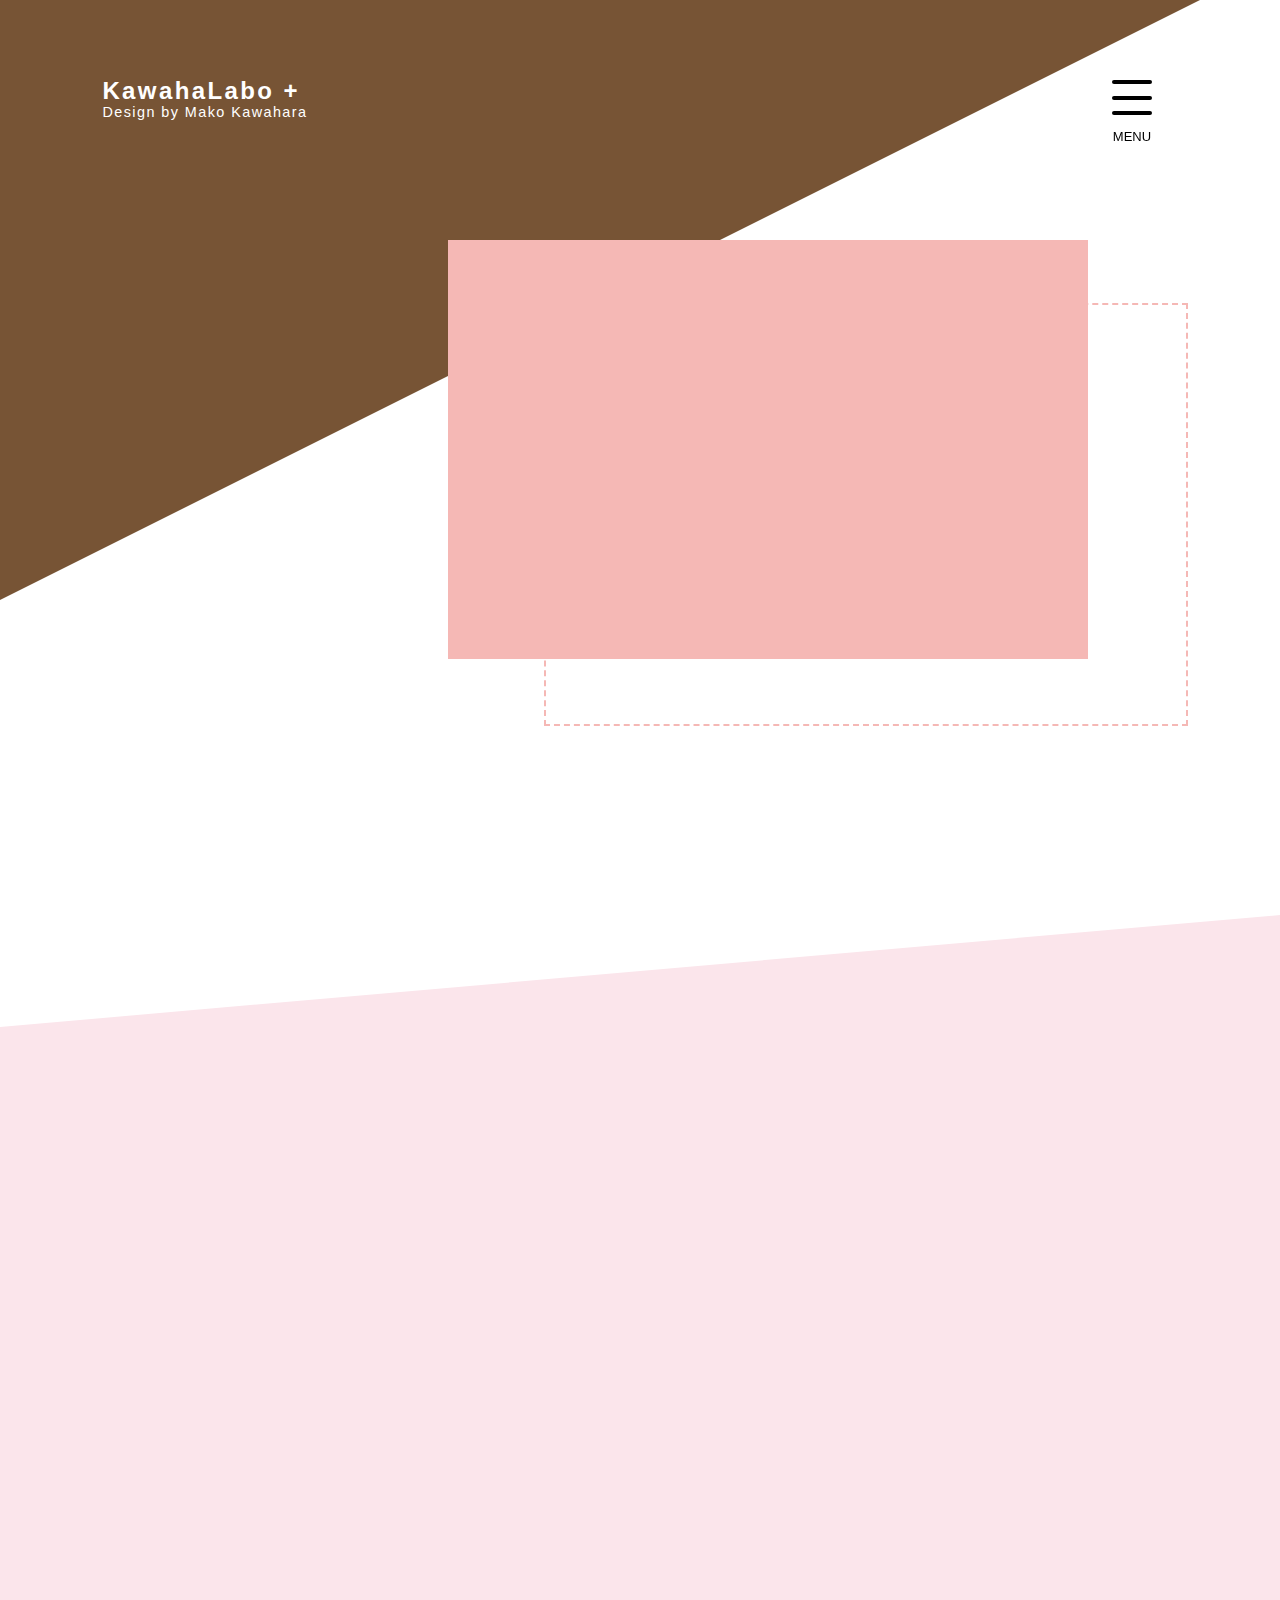
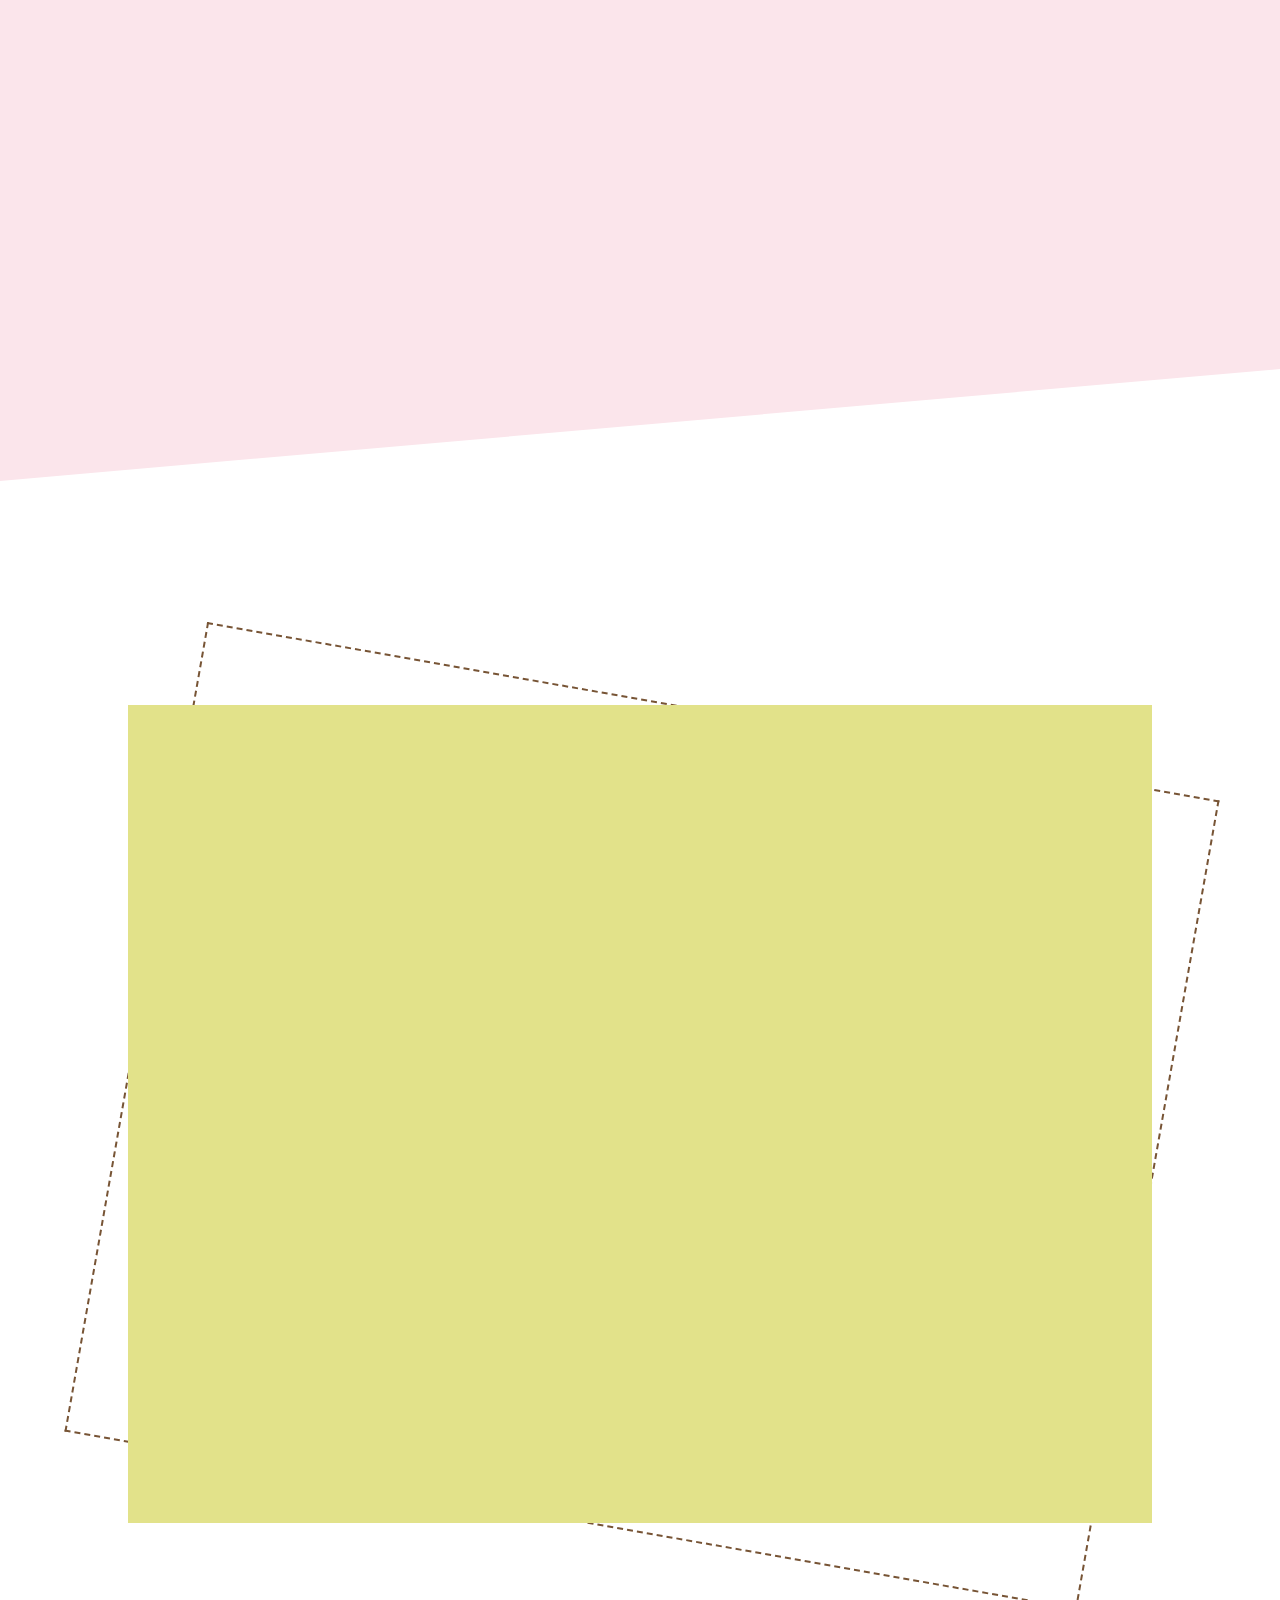
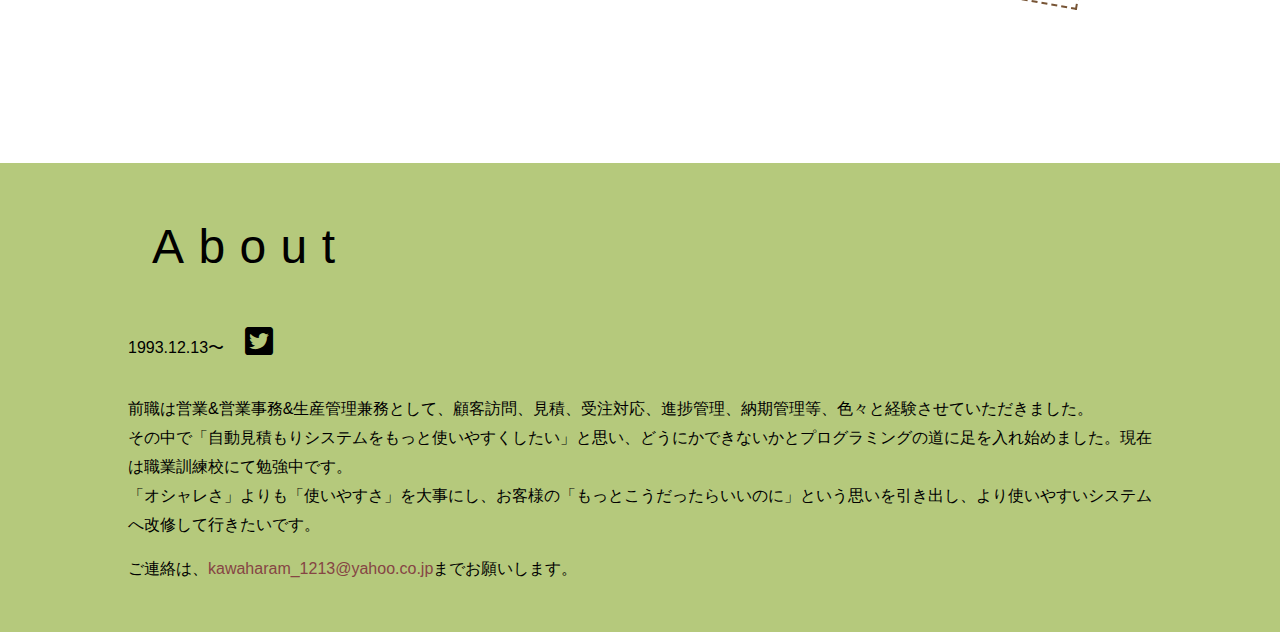
<file: index.html>
<!DOCTYPE html>
<html lang="ja">
    <head>
        <meta charset="utf-8">
        <meta name="viewport" content="width=device-width,initial-scale=1.0">
        <meta name="description" content="ポートフォリオ">
        <meta name="keywords" content="html5,css3,ポートフォリオ">
        <title>KawahaLabo</title>
        <link rel="stylesheet" href="./css/index-style.css">
        <link rel="stylesheet" href="css/normalize.css">
        <link href="https://use.fontawesome.com/releases/v5.6.1/css/all.css" rel="stylesheet">
        <link href="https://fonts.googleapis.com/css2?family=Noto+Sans&family=Open+Sans&display=swap" rel="stylesheet">
    </head>
<!-- -->
    <body>
        <header>
            <div class="header-left">
                <a href="index.html">
                    <span class="header-left-top">KawahaLabo&nbsp;+</span>
                    <span class="header-left-bottom">Design by Mako Kawahara</span>
                </a>
            </div>
            <div class="header-right">
                    <label for="btn">
                        <div class="menu-trigger" id="menu-trigger">
                            <span></span>
                            <span></span>
                            <span></span>
                        </div>
                    </label>
                    <input type="button" id="btn" value='click me' name="btn">
                <div id="modal" class="modal">
                    <div class="modal-content">
                        <div class="modal-body">
                            <nav>
                                <p><i class="fas fa-caret-down"></i>MENU</p>
                                <ul>
                                    <li>
                                        <a href="works.html" class="btn" id="close-modal"><span>Works</span></a>
                                    </li>
                                    <li>
                                        <a href="#blog" class="btn" id="close-modal"><span>Blog</span></a>
                                    </li>
                                    <li>
                                        <a href="#profile" class="btn" id="close-modal"><span>About</span></a>
                                    </li>
                                </ul>
                            </nav>
                            <!-- <input type="button"id="closeBtn" value="close"> -->
                        </div>
                    </div>
                </div>
            </div>
        </header>
<!--  -->
        <main>
            <div id="top-page">
                <div class="top-page-contents">
                    <h1>KawahaLabo&nbsp;+</h1>
                    <p> Portfolio&nbsp;Website</p>
                    <ul>
                        <li>
                            HTML5&nbsp;/&nbsp;CSS3<i class="fas fa-book-open"></i>


                        </li>
                        <li>
                            JavaScript&nbsp;/&nbsp;JQuery<i class="fas fa-book-open blinking"></i>
                        </li>
                        <li>
                            WordPress<i class="fas fa-book"></i>


                        </li>
                        <li>
                            PHP<i class="fas fa-book"></i>
                        </li>
                        <li>
                            Access&nbsp;/&nbsp;データベース<i class="fas fa-book"></i>
                        </li>
                        <li>
                            Java<i class="fas fa-book"></i>
                        </li>
                    </ul>
                </div>
            </div>
            </div>
            <div id="works">
                <div class="works-container" id="works-trigger">
                    <h2>WORKS</h2>
                    <p>*制作物一覧*</p>
                    <div class="flex">
                        <div class="works-image">
                            <figure class="non-effect">
                                <a href="nanashi/index.html">
                                    <img src="image/works-image/nanashi.com.png" alt="cafe-image"/>
                                </a>
                            </figure>
                        </div>

                            <div class="works-image">
                                <figure class="hover-effect">
                                    <img src="image/works-image/cafe.jpg" alt="cafe-image"/>
                                    <figcaption>
                                        <h3>Comming <br>Soon...</h3>
                                    </figcaption>
                                </figure>
                            </div>

                            <div class="works-image">
                                <figure class="hover-effect">
                                    <img src="image/works-image/hotel.jpg" alt="cafe-image"/>
                                    <figcaption>
                                        <h3>Comming <br>Soon..</h3>
                                    </figcaption>
                                </figure>
                            </div>
                        </div>
                        <a href="works.html" class="angle">一覧<i class="fas fa-angle-right"></i></a>
                    </div>
                </div>
            </div>
            <div id="blog">
                <div class="blog-container" id="blog-trigger">
                    <h2>Blog</h2>
                    <div class="flex">
                        <div class="flex-image">
                            <a href="#">
                                <img src="image/works-image/blog-sample2.png" alt="blog-image1">
                            </a>
                            <p>テスト</p>
                        </div>
                        <div class="flex-image">
                            <a href="#">
                                <img src="image/works-image/blog-sample.png" alt="sample" class="coming-soon">
                            </a>
                            <p>テスト</p>
                        </div>
                        <div class="flex-image">
                            <a href="#">
                                <img src="image/works-image/blog-sample2.png" alt="sample" class="coming-soon">
                            </a>
                            <p>テスト</p>
                        </div>
                        <!-- ここにflex-image+ imgを追加 -->
                        <!-- <a href="https://www.photo-ac.com/profile/634884">RRice</a>さんによる<a href="https://www.photo-ac.com/">写真AC</a>からの写真-->
                        <!--<a href="https://www.photo-ac.com/profile/3039427">choco❁⃘*.ﾟ</a>さんによる<a href="https://www.photo-ac.com/">写真AC</a>からの写真 -->
                        <!-- <a href="https://www.photo-ac.com/profile/2203819">coji_coji_ac</a>さんによる<a href="https://www.photo-ac.com/">写真AC</a>からの写真-->
                    </div>
                    <a href="#" class="angle">一覧<i class="fas fa-angle-right"></i></a>
                </div>
            </div>

            <div id="profile">
                <div class="profile-contents">
                    <h2>About</h2>
                    <p class="date">
                        1993.12.13〜 <a href="https://twitter.com/barrron0926"><i class="fab fa-twitter-square"></i></a>
                    </p>
                    <p>
                        前職は営業&営業事務&生産管理兼務として、顧客訪問、見積、受注対応、進捗管理、納期管理等、色々と経験させていただきました。<br>
                        その中で「自動見積もりシステムをもっと使いやすくしたい」と思い、どうにかできないかとプログラミングの道に足を入れ始めました。現在は職業訓練校にて勉強中です。<br>
                        「オシャレさ」よりも「使いやすさ」を大事にし、お客様の「もっとこうだったらいいのに」という思いを引き出し、より使いやすいシステムへ改修して行きたいです。
                    </p>
                    <p>ご連絡は、<span>kawaharam_1213@yahoo.co.jp</span>までお願いします。</p>
                </div>
            </div>
        </main>
        <script src="./js/index-script.js"></script>
    </body>
</html>
</file>
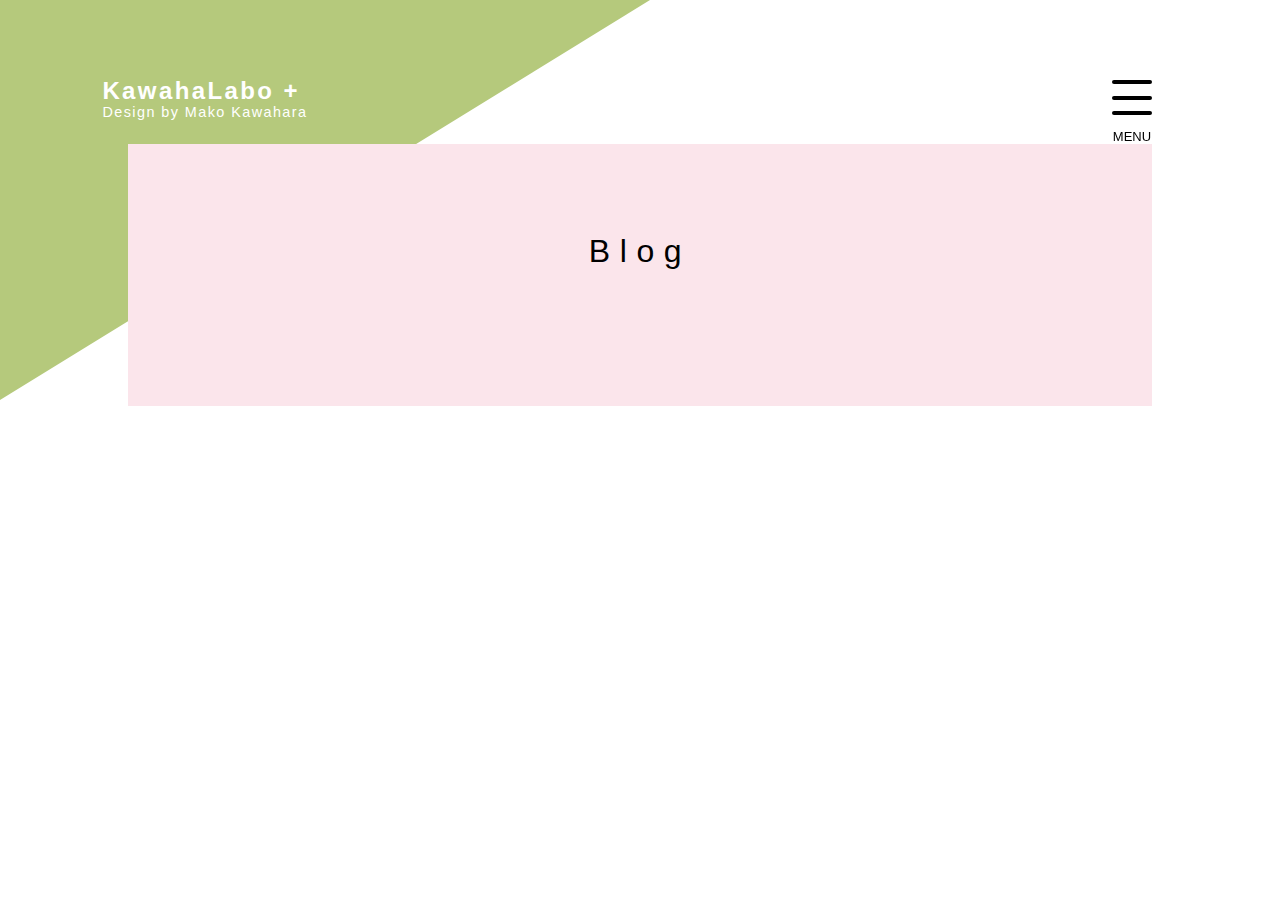
<file: blog.html>
<!DOCTYPE html>
<html lang="ja">
    <head>
        <meta charset="utf-8">
        <meta name="viewport" content="width=device-width,initial-scale=1.0">
        <meta name="description" content="ポートフォリオ">
        <meta name="keywords" content="html5,css3,javascript,ポートフォリオ">
        <title>KawahaLabo</title>
        <link rel="stylesheet" href="./css/works-blog-style.css">
        <link rel="stylesheet" href="css/normalize.css">
        <link href="https://use.fontawesome.com/releases/v5.6.1/css/all.css" rel="stylesheet">
        <link href="https://fonts.googleapis.com/css2?family=Noto+Sans&family=Open+Sans&display=swap" rel="stylesheet">
    </head>
<!-- -->
<body>
    <header>
        <div class="header-left">
            <a href="index.html">
                <span class="header-left-top">KawahaLabo&nbsp;+</span>
                <span class="header-left-bottom">Design by Mako Kawahara</span>
            </a>
        </div>
        <div class="header-right">
                <label for="btn">
                    <div class="menu-trigger" id="menu-trigger">
                        <span></span>
                        <span></span>
                        <span></span>
                    </div>
                </label>
                <input type="button" id="btn" value='click me' name="btn">
            <div id="modal" class="modal">
                <div class="modal-content">
                    <div class="modal-body">
                        <nav>
                            <p><i class="fas fa-caret-down"></i>MENU</p>
                            <ul>
                                <li>
                                    <a href="#works" class="btn" id="close-modal"><span>Works</span></a>
                                </li>
                                <li>
                                    <a href="#blog" class="btn" id="close-modal"><span>Blog</span></a>
                                </li>
                                <li>
                                    <a href="#profile" class="btn" id="close-modal"><span>About</span></a>
                                </li>
                            </ul>
                        </nav>
                        <!-- <input type="button"id="closeBtn" value="close"> -->
                    </div>
                </div>
            </div>
        </div>
    </header>
    <article>
        <div class="container">
            <h1>Blog</h1>
        </div>
    </article>
</body>
</file>
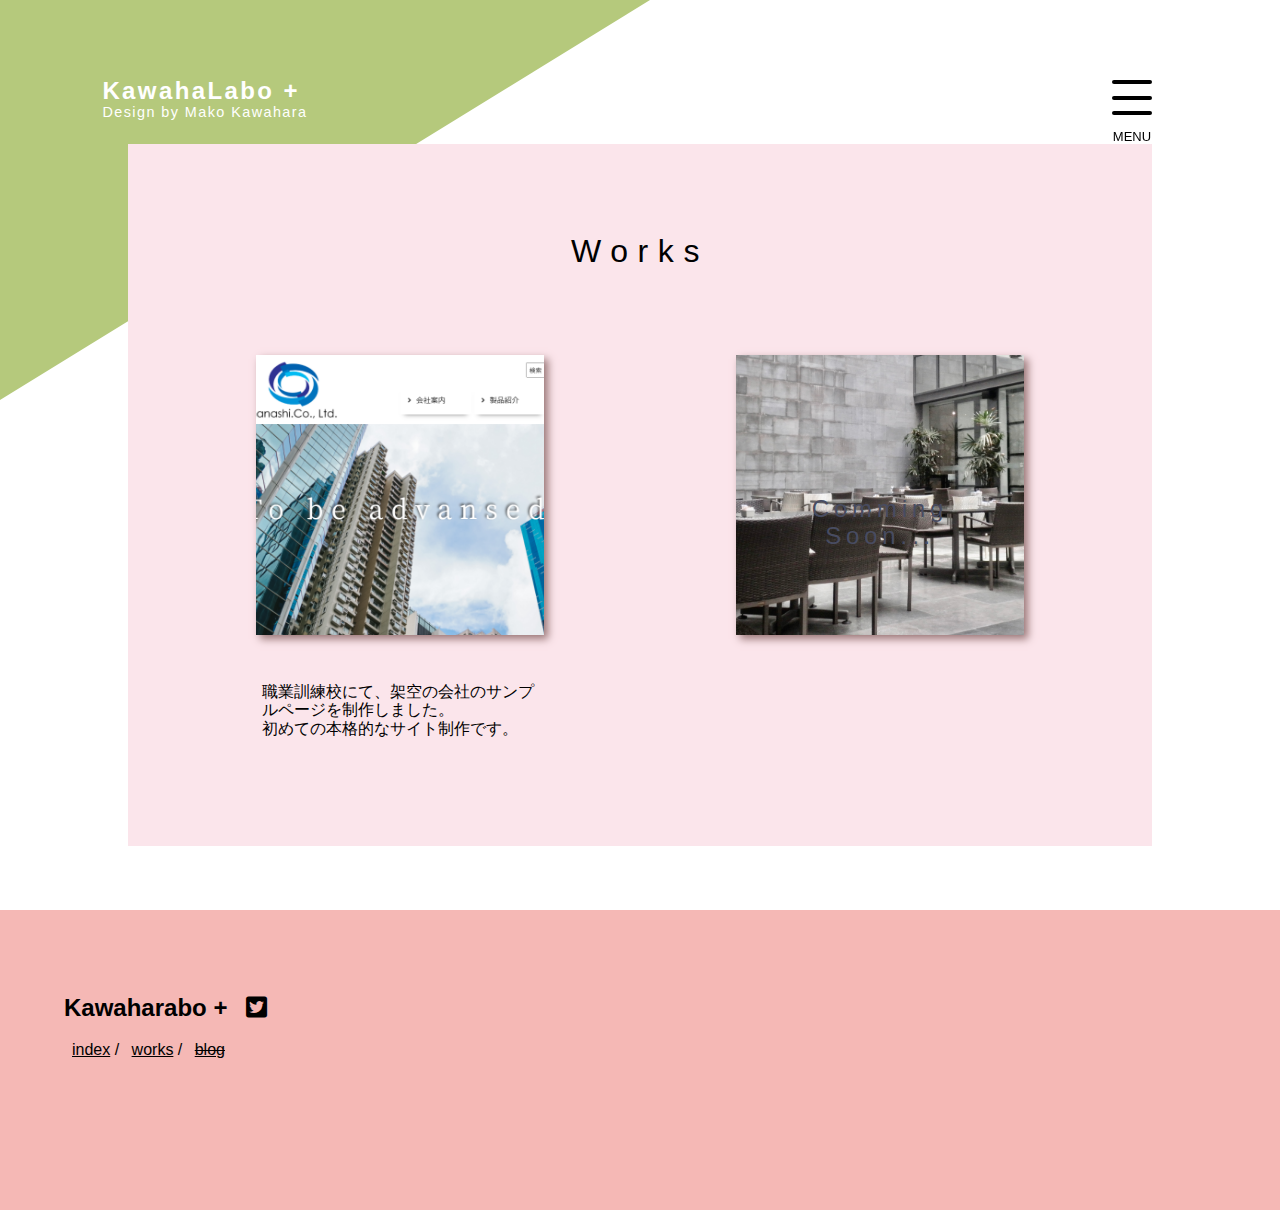
<file: works.html>
<!DOCTYPE html>
<html lang="ja">
    <head>
        <meta charset="utf-8">
        <meta name="viewport" content="width=device-width,initial-scale=1.0">
        <meta name="description" content="ポートフォリオ">
        <meta name="keywords" content="html5,css3,javascript,ポートフォリオ">
        <title>KawahaLabo</title>
        <link rel="stylesheet" href="./css/works-blog-style.css">
        <link rel="stylesheet" href="css/normalize.css">
        <link href="https://use.fontawesome.com/releases/v5.6.1/css/all.css" rel="stylesheet">
        <link href="https://fonts.googleapis.com/css2?family=Noto+Sans&family=Open+Sans&display=swap" rel="stylesheet">
    </head>
<!-- -->
<body>
    <header>
        <div class="header-left">
            <a href="index.html">
                <span class="header-left-top">KawahaLabo&nbsp;+</span>
                <span class="header-left-bottom">Design by Mako Kawahara</span>
            </a>
        </div>
        <div class="header-right">
                <label for="btn">
                    <div class="menu-trigger" id="menu-trigger">
                        <span></span>
                        <span></span>
                        <span></span>
                    </div>
                </label>
                <input type="button" id="btn" value='click me' name="btn">
            <div id="modal" class="modal">
                <div class="modal-content">
                    <div class="modal-body">
                        <nav>
                            <p><i class="fas fa-caret-down"></i>MENU</p>
                            <ul>
                                <li>
                                    <a href="#works" class="btn" id="close-modal"><span>Works</span></a>
                                </li>
                                <li>
                                    <a href="#blog" class="btn" id="close-modal"><span>Blog</span></a>
                                </li>
                                <li>
                                    <a href="#profile" class="btn" id="close-modal"><span>About</span></a>
                                </li>
                            </ul>
                        </nav>
                        <!-- <input type="button"id="closeBtn" value="close"> -->
                    </div>
                </div>
            </div>
        </div>
    </header>
    <article>
        <div class="container">
            <h1>Works</h1>
            <div class="flex">
                <div class="works-image">
                    <figure class="non-effect">
                        <a href="../nanashi/index.html">
                            <img src="image/works-image/nanashi.com.png" alt=”nanashi-image"/>
                        </a>
                        <p>
                            職業訓練校にて、架空の会社のサンプルページを制作しました。<br>
                            初めての本格的なサイト制作です。
                        </p>
                    </figure>
                </div>
                <div class="works-image">
                    <figure class="hover-effect">
                        <img src="image/works-image/cafe.jpg" alt="cafe-image"/>
                        <figcaption>
                            <h3>Comming <br>Soon...</h3>
                        </figcaption>
                    </figure>
                </div>
            </div>
        </div>
        <footer>
            <div class="footer-contents">
                <h2>Kawaharabo + <a href="https://twitter.com/barrron0926"><i class="fab fa-twitter-square"></i></a></h2>
                <p><a href="index.html">index</a> / <a href="works.html">works</a> / <a href="#"><del>blog</del></a></p>
            </div>
        </footer>
        <script src="js/index-script.js"></script>
    </article>
</body>
</file>
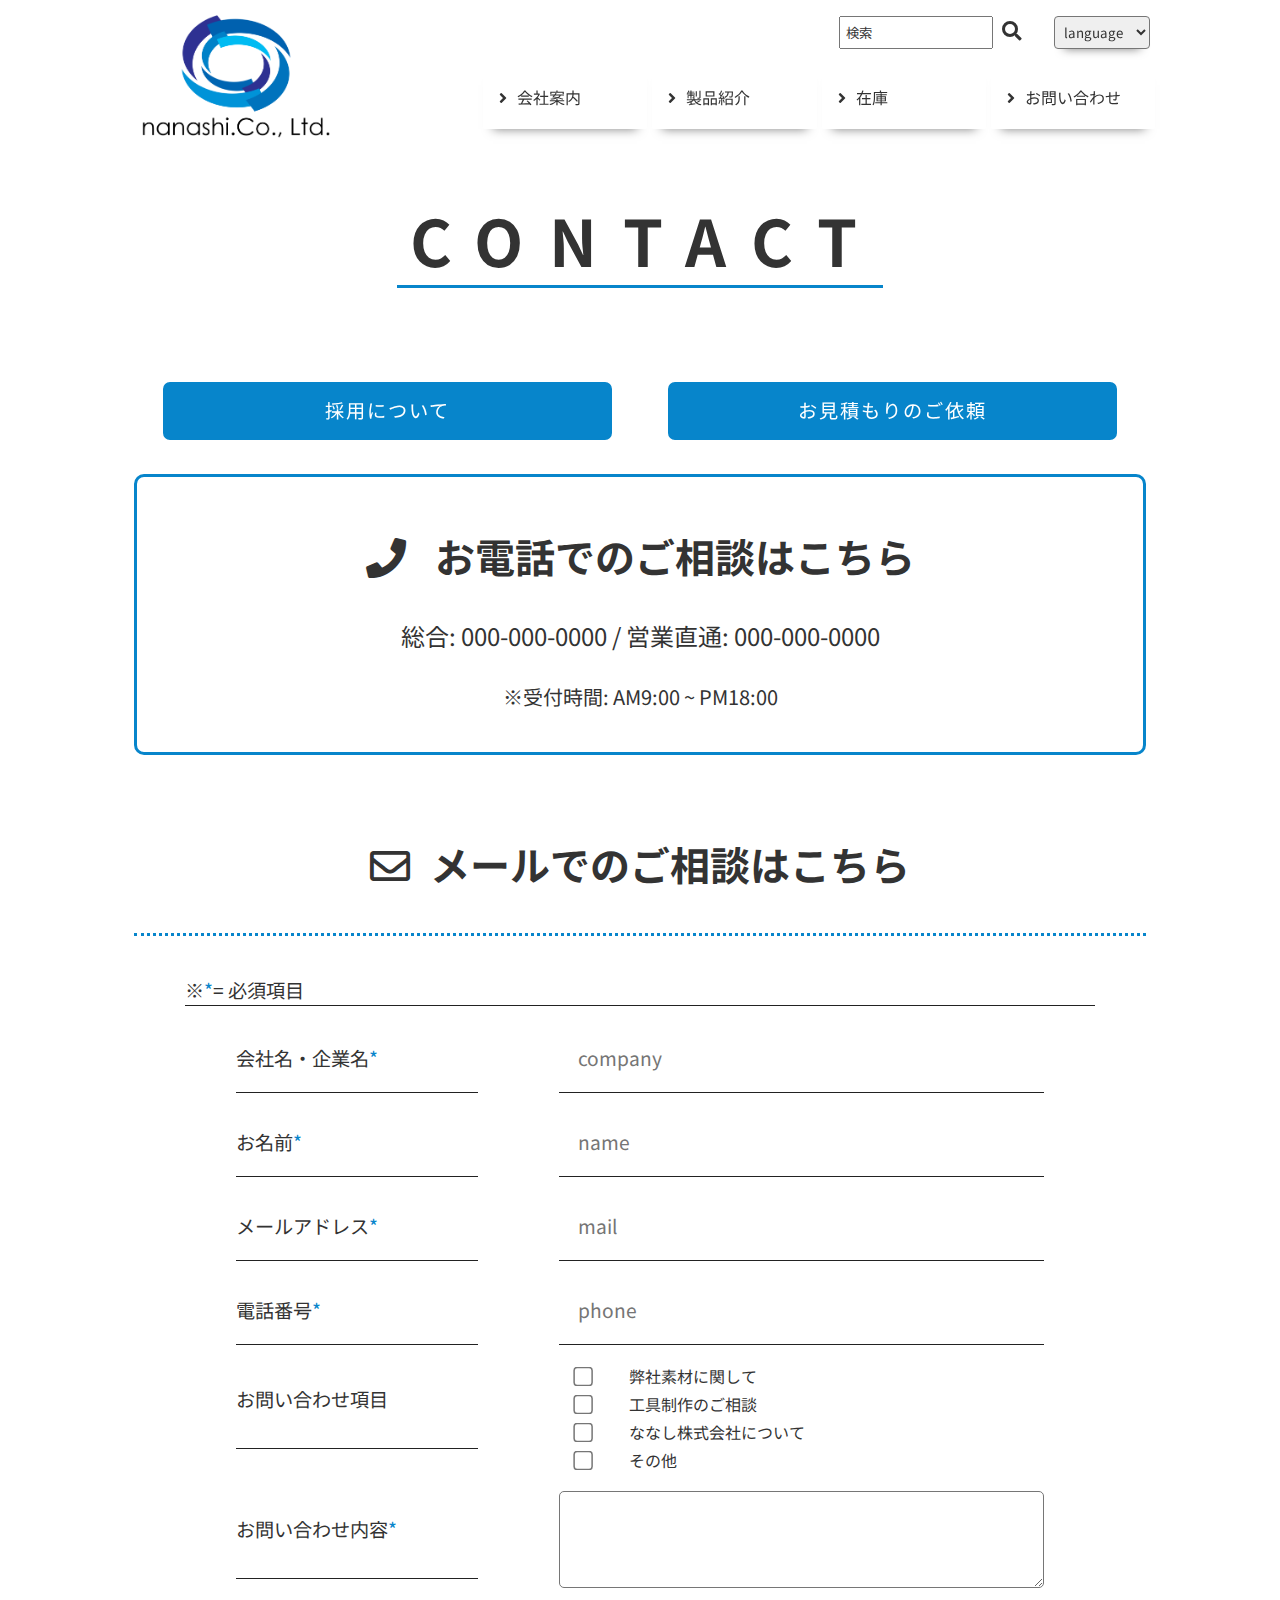
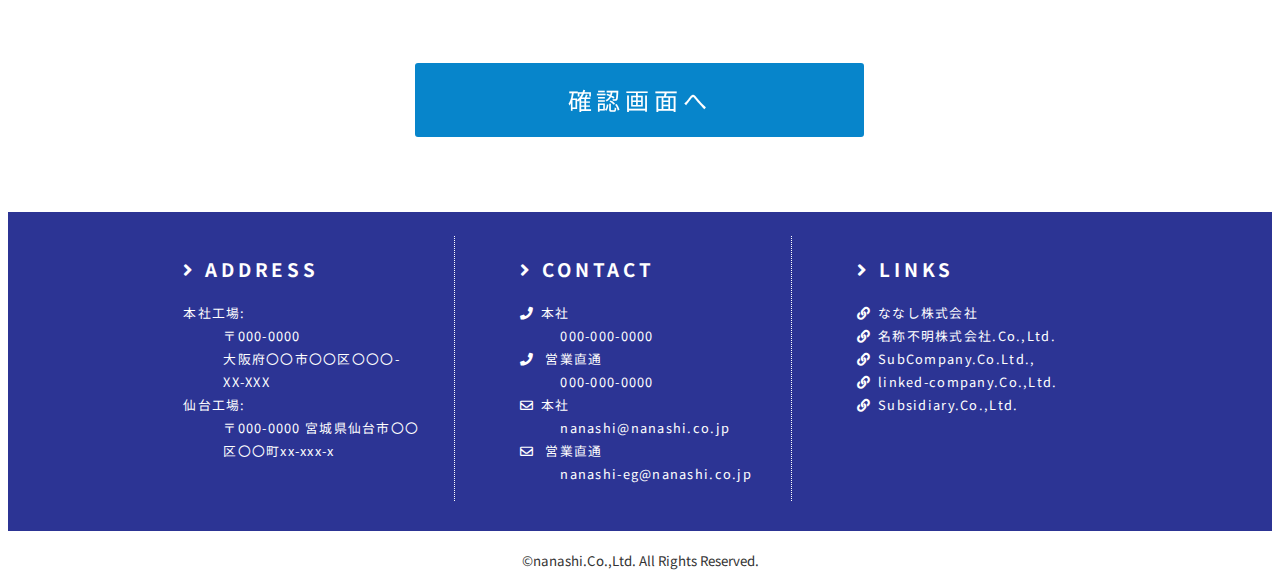
<file: nanashi/contact.html>
<!DOCTYPE html>
<html lang="ja">
	 <head>
	 	 <meta charset="utf-8">
	 	 <meta name="viewport" content="width=device-width,initial-scale=1.0">
		 <meta name="description" content="html5とcss3の練習用サイト">
		 <meta name="keywords" content="html5,css3">
		 <title>nanashi.com</title>
		 <link rel="stylesheet" href="./css/contact-style.css">
		 <link href="https://use.fontawesome.com/releases/v5.6.1/css/all.css" rel="stylesheet">
		 <link href="https://fonts.googleapis.com/css2?family=Noto+Sans+JP&display=swap" rel="stylesheet">
		 <link href="https://fonts.googleapis.com/css2?family=Noto+Serif+JP&display=swap" rel="stylesheet">
	 </head>
	 <body>
<!-- -->
	 	<header>
<!-- -->
		 	<div class="header-left">
		 		<a href="index.html">
		 			<img src="img/company-logo.png" alt="company-logo">
		 		</a>
		 	</div>
<!--ハンバーガーメニュー-->
			<div class="drawer">
<!-- 開閉判断用のチェックボックス。非表示-->
				<input type="checkbox" id="drawer-check" class="drawer-hidden">
<!--ラベルでbarsを表示させ、ここのクリックでメニューバーの開閉判断にリンクさせる-->
				<label for="drawer-check" class="drawer-open"><span></span></label>
				<nav class="menu-bar">
					<ul>
						<li>
							<a href="info.html">
								<i class="fas fa-angle-right"></i>会社案内
							</a>
						</li>
						<li>
							<a href="product.html">
								<i class="fas fa-angle-right"></i>製品紹介
							</a>
						</li>
						<li>
							<a href="stock-item.html">
								<i class="fas fa-angle-right"></i>在庫表
							</a>
						</li>
						<li>
							<a href="contact.html">
								<i class="fas fa-angle-right"></i>お問い合わせ
							</a>
						</li>
					</ul>
				</nav>
			</div>


 			<div class="header-right">
				<input type="text" name="find" value="検索">
				<a href="#"><i class="fas fa-search"></i></a>
<!-- -->
				<select name="language">
					<option value="language">language</option>
					<option value="ja">日本</option>
					<option value="eng">English</option>
					<option value="chi">中文</option>
				</select>
<!-- -->
				<nav>
					<ul>
						<li>
							<a href="info.html">
								<i class="fas fa-angle-right"></i>会社案内
							</a>
						</li>
						<li>
							<a href="product.html">
								<i class="fas fa-angle-right"></i>製品紹介
							</a>
						</li>
						<li>
							<a href="stock-item.html">
								<i class="fas fa-angle-right"></i>在庫
							</a>
						</li>
						<li>
							<a href="contact.html">
								<i class="fas fa-angle-right"></i>お問い合わせ
							</a>
						</li>
					</ul>
				</nav>
			</div>
		</header>

<!-- ここから内容を記述 -->

		<div class="title">
			<h1>CONTACT</h1>
		</div>


		<main>
			<div class="container">

				<section class="link">
					<a href="#">採用について</a>
					<a href="#">お見積もりのご依頼</a>
				</section>

				<section class="phone">
					<h2>
						<i class="fas fa-phone"></i> お電話でのご相談はこちら
					</h2>
					<p>
						総合: 000-000-0000 / 営業直通: 000-000-0000
					</p>
					<p>
						<small>※受付時間: AM9:00 ~ PM18:00</small>
					</p>
				</section>

				<form action="" method="post" >
					<h2>
						<i class="far fa-envelope"></i>メールでのご相談はこちら
					</h2>
					<p class="important">※<span>*</span>= 必須項目</p>
					<div>
						<p>会社名・企業名<span>*</span></p>
						<input type="text" name="company-name" placeholder="company">
					</div>
					<div>
						<p>お名前<span>*</span></p>
						<input type="text" name="name" placeholder="name">
					</div>
					<div>
						<p>メールアドレス<span>*</span></p>
						<input type="email" name="email" placeholder="mail">
					</div>
					<div>
						<p>電話番号<span>*</span></p>
						<input type="phone" name="tel" placeholder="phone">
					</div>
					<div class="checkbox">
						<div class="ask"><p>お問い合わせ項目</p></div>

						<table>
								<tr>
									<td>
										<input type="checkbox" name="check" value="our-product" id="our-product">
									</td>
									<td>
										<label for="our-product">弊社素材に関して</label>
									</td>
								</tr>
								<tr>
									<td>
										<input type="checkbox" name="check" value="cutting-tool-producting" id="cutting-tool-producting">
									</td>
									<td><label for="cutting-tool-producting">工具制作のご相談</label>
									</td>
								</tr>
								<tr>
									<td>
										<input type="checkbox" name="check" value="our-company" id="our-company">
									</td>
									<td>
										<label for="our-company">ななし株式会社について</label>
									</td>
								</tr>
								<tr>
									<td>
										<input type="checkbox" name="check" value="material-procurement" id="material-procurement">
									</td>
									<td>
										<label for="material-procurement">その他</label>
									</td>
								</tr>
						</table>
					</div>
					<div>
						<div class="textarea">
							<p>お問い合わせ内容<span>*</span></p>
						</div>
						<textarea name="content" rows="5"></textarea>
					</div>
					<button type="submit">確認画面へ</button>
				</form>
			</div>
		</main>

		<footer>
			<div class="footer-contents">
				<h3>
					<i class="fas fa-angle-right"></i>ADDRESS
				</h3>
				<dl>
					<dt>本社工場:</dt>
					<dd>
						〒000-0000<br>
						大阪府〇〇市〇〇区〇〇〇-XX-XXX
					</dd>
					<dt>仙台工場:</dt>
					<dd>
						〒000-0000
						宮城県仙台市〇〇区〇〇町xx-xxx-x
					</dd>
				</dl>
			</div>
<!-- -->
			<div class="footer-contents">
				<h3>
					<i class="fas fa-angle-right"></i>CONTACT
				</h3>
				<dl>
					<dt>
						<i class="fas fa-phone"></i>本社
					</dt>
					<dd>000-000-0000</dd>
					<dt>
						<i class="fas fa-phone"></i>
						営業直通
					</dt>
					<dd>000-000-0000</dd>
					<dt>
						<i class="far fa-envelope"></i>本社
					</dt>
					<dd>nanashi@nanashi.co.jp</dd>
					<dt>
						<i class="far fa-envelope"></i>
						営業直通
					</dt>
					<dd>nanashi-eg@nanashi.co.jp</dd>
				</dl>
			</div>
<!-- -->
			<div class="footer-contents">
				<h3>
					<i class="fas fa-angle-right"></i>LINKS
				</h3>
				<a href=""><i class="fas fa-link"></i>ななし株式会社</a>
				<a href=""><i class="fas fa-link"></i>名称不明株式会社.Co.,Ltd.</a>
				<a href=""><i class="fas fa-link"></i>SubCompany.Co.Ltd.,</a>
				<a href=""><i class="fas fa-link"></i>linked-company.Co.,Ltd.</a>
				<a href=""><i class="fas fa-link"></i>Subsidiary.Co.,Ltd.</a>
			</div>
		</footer>
		<div class="copy-light">
			<p>
				<small>&copy;nanashi.Co.,Ltd. All Rights Reserved.</small>
			</p>
		</div>
	 </body>
</html>
</file>
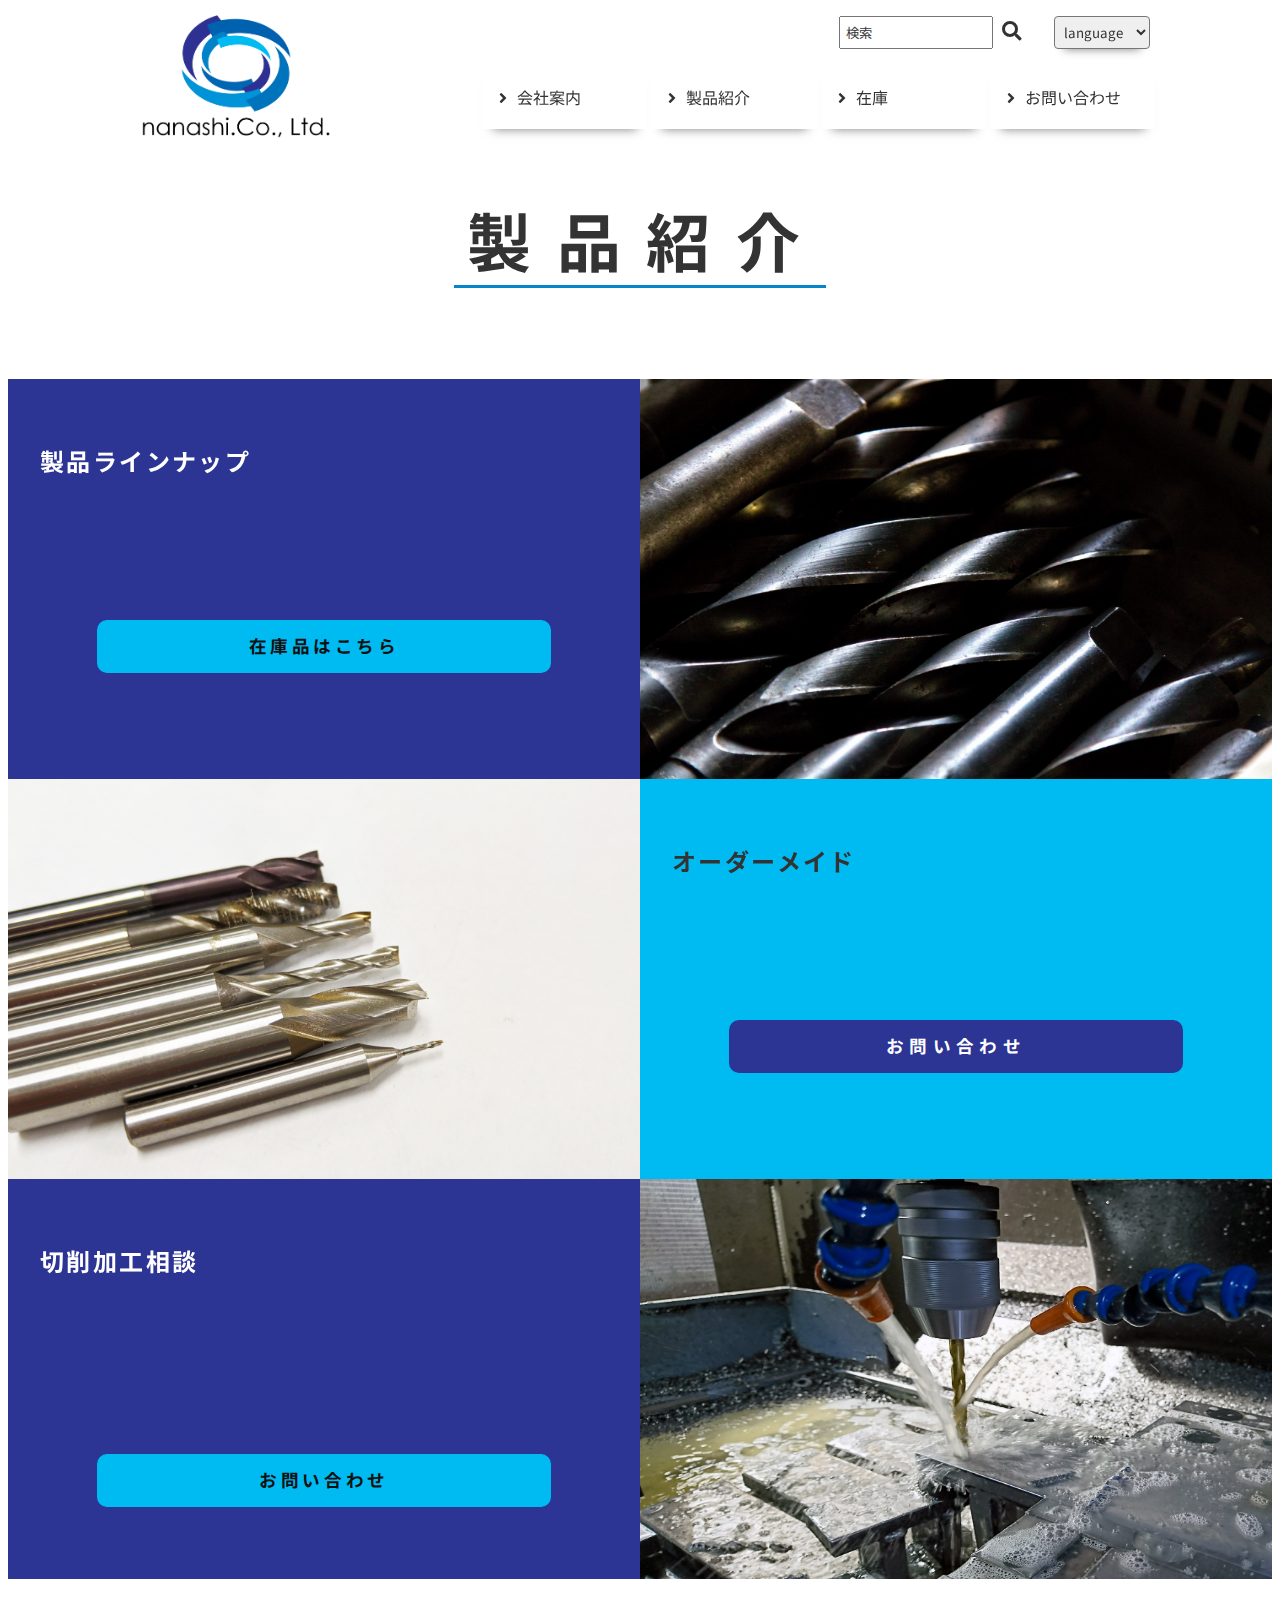
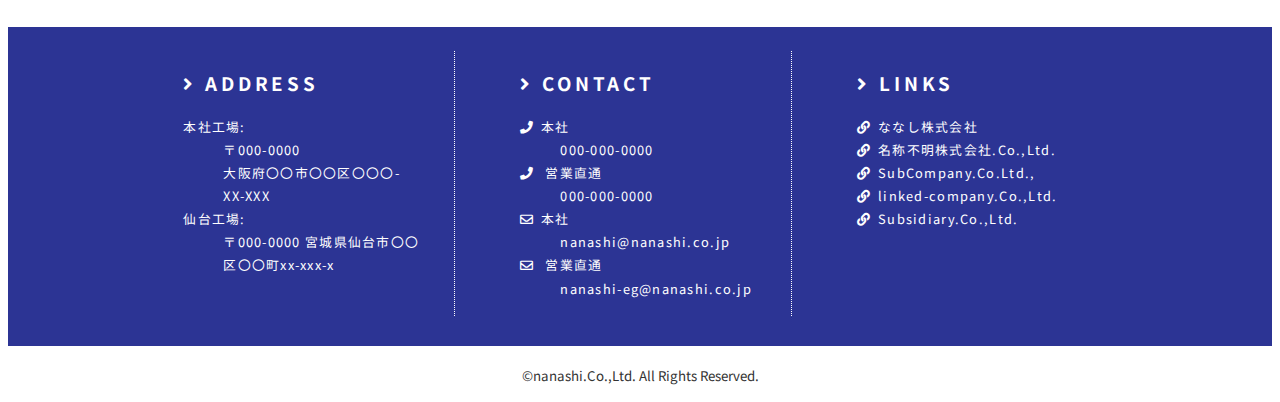
<file: nanashi/product.html>
<!DOCTYPE html>
<html lang="ja">
	 <head> 
	 	 <meta charset="utf-8">
	 	 <meta name="viewport" content="width=device-width,initial-scale=1.0">
		 <meta name="description" content="html5とcss3の練習用サイト">
		 <meta name="keywords" content="html5,css3">
		 <title>nanashi.com</title>
		 <link rel="stylesheet" href="./css/product-style.css">
		 <link href="https://use.fontawesome.com/releases/v5.6.1/css/all.css" rel="stylesheet">
		 <link href="https://fonts.googleapis.com/css2?family=Noto+Sans+JP&display=swap" rel="stylesheet">
		 <link href="https://fonts.googleapis.com/css2?family=Noto+Serif+JP&display=swap" rel="stylesheet">
	 </head>
	 <body>
<!-- -->
	 	<header>
<!-- -->
		 	<div class="header-left">
		 		<a href="index.html">
		 			<img src="img/company-logo.png" alt="company-logo">
		 		</a>
		 	</div>
<!--ハンバーガーメニュー-->
			<div class="drawer">
<!-- 開閉判断用のチェックボックス。非表示-->
				<input type="checkbox" id="drawer-check" class="drawer-hidden">
<!--ラベルでbarsを表示させ、ここのクリックでメニューバーの開閉判断にリンクさせる-->
				<label for="drawer-check" class="drawer-open"><span></span></label>
				<nav class="menu-bar">
					<ul>
						<li>
							<a href="info.html">
								<i class="fas fa-angle-right"></i>会社案内
							</a>
						</li>
						<li>
							<a href="product.html">
								<i class="fas fa-angle-right"></i>製品紹介
							</a>
						</li>
						<li>
							<a href="stock-item.html">
								<i class="fas fa-angle-right"></i>在庫表
							</a>
						</li>
						<li>
							<a href="contact.html">
								<i class="fas fa-angle-right"></i>お問い合わせ
							</a>
						</li>
					</ul>
				</nav>
			</div>


 			<div class="header-right">
				<input type="text" name="find" value="検索">
				<a href="#"><i class="fas fa-search"></i></a>
<!-- -->
				<select name="language">
					<option value="language">language</option>
					<option value="ja">日本</option>
					<option value="eng">English</option>
					<option value="chi">中文</option>
				</select>
<!-- -->
				<nav>
					<ul>
						<li>
							<a href="info.html">
								<i class="fas fa-angle-right"></i>会社案内
							</a>
						</li>
						<li>
							<a href="product.html">
								<i class="fas fa-angle-right"></i>製品紹介
							</a>
						</li>
						<li>
							<a href="stock-item.html">
								<i class="fas fa-angle-right"></i>在庫
							</a>
						</li>
						<li>
							<a href="contact.html">
								<i class="fas fa-angle-right"></i>お問い合わせ
							</a>
						</li>
					</ul>
				</nav>
			</div>
		</header>

<!-- ここから内容を記述 -->

		<div class="title">
			<h1>製品紹介</h1>
		</div>
		<main>

<!-- コンテンツにflexbox -->
			<section class="contents">
				<div class="child">
					<figure class="effect">
						<figcaption>
							<div class="product">
								<h2>製品ラインナップ</h2>
								<p>
									エンドミル・ドリル・リーマ用や金型、チップソー用など、用途に応じた材種ごとに製品を
									ラインナップし、短納期にてご提供いたします。<br>
									納期やサンプル納品など、お気軽にご相談ください。
								</p>
								<a href="stock-item.html">在庫品はこちら</a>
							</div>
						</figcaption>
					</figure>
				</div>
				<div class="image">
					<img src="./img/item.jpg" alt="product-item">
				</div>
			</section>


			<section class="contents reverse">
				<div class="image">
					<img src="./img/item2.jpg" alt="product-item">
				</div>
				<div class="child">
					<figure class="effect">
						<figcaption>
							<div class="order">
								<h2>オーダーメイド</h2>
								<p>
									0.1mm単位にてお客様のご指定の形状にお応えいたします。
									複雑な加工も対応しております。
									※ご製作前に弊社素材図の図面を送付し、形状のご確認をさせていただきます。
									ご相談などお気軽にお問合せください。
								</p>
								<a href="contact.html">お問い合わせ</a>
							</div>
						</figcaption>
					</figure>
				</div>
			</section>


			<section class="contents">
				<div class="child">
					<figure class="effect">
						<figcaption>
							<div class="contact">
								<h2>切削加工相談</h2>
								<p>
									弊社の素材技術担当者が、お客様のご相談にお答えいたします。
									工具形状や弊社素材の選定など、お客様の工具製造上の悩みをお聞かせください。
								</p>
								<p class="info">
									<i class="fas fa-phone"></i> 000-000-0000
									<br>
									営業時間: AM9:00 ~ PM18:00
								</p>
								<a href="contact.html">お問い合わせ</a>
							</div>
						</figcaption>
					</figure>
				</div>
				<div class="image">
					<img src="./img/coolant.jpg" alt="product-item">
				</div>
			</section>
		</main>

		<footer>
			<div class="footer-contents">
				<h3>
					<i class="fas fa-angle-right"></i>ADDRESS
				</h3>
				<dl>
					<dt>本社工場:</dt>
					<dd>
						〒000-0000<br>
						大阪府〇〇市〇〇区〇〇〇-XX-XXX
					</dd>
					<dt>仙台工場:</dt>
					<dd>
						〒000-0000
						宮城県仙台市〇〇区〇〇町xx-xxx-x
					</dd>
				</dl>
			</div>
<!-- -->
			<div class="footer-contents">
				<h3>
					<i class="fas fa-angle-right"></i>CONTACT
				</h3>
				<dl>
					<dt>
						<i class="fas fa-phone"></i>本社
					</dt>
					<dd>000-000-0000</dd>
					<dt>
						<i class="fas fa-phone"></i>
						営業直通
					</dt>
					<dd>000-000-0000</dd>
					<dt>
						<i class="far fa-envelope"></i>本社
					</dt>
					<dd>nanashi@nanashi.co.jp</dd>
					<dt>
						<i class="far fa-envelope"></i>
						営業直通
					</dt>
					<dd>nanashi-eg@nanashi.co.jp</dd>
				</dl>
			</div>
<!-- -->
			<div class="footer-contents">
				<h3>
					<i class="fas fa-angle-right"></i>LINKS
				</h3>
				<a href=""><i class="fas fa-link"></i>ななし株式会社</a>
				<a href=""><i class="fas fa-link"></i>名称不明株式会社.Co.,Ltd.</a>
				<a href=""><i class="fas fa-link"></i>SubCompany.Co.Ltd.,</a>
				<a href=""><i class="fas fa-link"></i>linked-company.Co.,Ltd.</a>
				<a href=""><i class="fas fa-link"></i>Subsidiary.Co.,Ltd.</a>
			</div>
		</footer>
		<div class="copy-light">
			<p>
				<small>&copy;nanashi.Co.,Ltd. All Rights Reserved.</small>
			</p>
		</div>
	 </body>
</html>
</file>
<file: css/index-style.css>
@charset "UTF-8";

* {
    color: #000;
    font-family: 'Noto Sans JP', sans-serif;
    -webkit-box-sizing: border-box;
    box-sizing: border-box;

}

header {
    display: flex;
    justify-content: space-between;
}

/* header-left */
.header-left::after {
    position: absolute;
    z-index: -2;
    left: 0;
    top: 0;
    content: ' ';
    width: 0;
    height: 0;
    border: solid;
    border-width: 600px 1200px 0 0;
    border-color:#775435 transparent transparent transparent;
}

.header-left {
    position: relative;
    z-index: auto;
    background-color: #775435;
    height: 80px;
    padding-left: 8%;
    padding-top: 6%;
}

.header-left a {
    text-decoration: none;
}

header .header-left a span {
    display: block;
    color: #fff;
}

.header-left-top {
    font-size: 1.5em;
    letter-spacing:0.1em;
    font-weight: bold;
}

.header-left-bottom {
    font-size: 0.9em;
    font-weight: 200;
    letter-spacing:0.1em;
}

/* header-right */
.header-right {
    padding-right: 10%;
    padding-top: 5em;
}

/* menu-triger判別用のinput */
.header-right input {
    display: none;
}

/* menu-trigger */
.menu-trigger,
.menu-trigger span {
display: inline-block;
transition: all .4s;
}

.menu-trigger {
    position: fixed;
    z-index: 99;
    width: 40px;
    height: 35px;
    right: 10%;
    top: 5em;
}

.menu-trigger span {
    position: absolute;
    left: 0;
    width: 40px;
    height: 35px;
    height: 4px;
    background-color: #000;
    border-radius: 4px;
}

.menu-trigger span:nth-of-type(1) {
    top: 0;
}

.menu-trigger span:nth-of-type(2) {
    top: 45%;
}

.menu-trigger span:nth-of-type(3) {
    bottom: 0;
}

/* MENU文字 */
.menu-trigger::after {
    position: absolute;
    left: 0;
    bottom: -30px;
    content: 'MENU';
    display: block;
    width: 100%;
    color: #000;
    font-size: 13px;
    text-decoration: none;
    text-align: center;
    white-space: nowrap;
    transition: all .4s;
}

/* activeクラス付与時の設定 */
.menu-trigger.active::after {
    content: 'CLOSE';
    bottom: -25px;
}

.menu-trigger.active span:nth-of-type(1) {
    -webkit-transform: translateY(15px) rotate(-45deg);
    transform: translateY(15px) rotate(-45deg);
}

.menu-trigger.active span:nth-of-type(2) {
    opacity: 0;
}

.menu-trigger.active span:nth-of-type(3) {
    -webkit-transform: translateY(-15px) rotate(45deg);
    transform: translateY(-15px) rotate(45deg);
}

/* modal */
.modal {
    display: none;
    position: fixed;
    z-index: 1;
    left: 0%;
    top: 0%;
    height: 100%;
    width: 100%;
    overflow: auto;
    background-color: rgba(0,0,0,0.5);
    padding-right: 20%;
    padding-left: 20%;
    padding-top: 10%;
}

.modal-content{
    background-color: white;
    padding: 2.5em;
    padding-bottom: 1em;
    margin: 0 auto;
    margin-top: 5%;
    border-radius: 30px;
    opacity: 0;
    text-align: center;
    animation: FadeIn 1s forwards;
}

@keyframes FadeIn {
    from { opacity: 0; }
    to { opacity: 1; }
}


.modal p {
    font-size: 2.5em;
    letter-spacing: 0.3em;
    margin-bottom: 1.5em;
}

.modal ul {
    padding-left: 0;
}

.modal li {
    list-style: none;
    padding-bottom: 5em;
}

/* btn */
.btn {
    background: #f4b3ca;
    color: #fff;
    border:none;
    position: relative;
    height: 60px;
    font-size: 1.5em;
    padding: 0.5em 2em;
    cursor: pointer;
    transition: 800ms ease all;
    outline: none;
    text-decoration: none;
    letter-spacing: 0.2em;
    border-radius: 5px;
}

.btn:hover {
    background:#fff;
    color: #f4b3ca;
}

.btn:before, .btn:after{
    content: '';
    position: absolute;
    top: 0;
    right: 0;
    height: 2px;
    width: 0;
    background: #f4b3ca;
    transition: 400ms ease all;
}

.btn:after {
    right:inherit;
    top:inherit;
    left:0;
    bottom:0;
}

.btn:hover:before, .btn:hover:after {
    width:100%;
    transition:800ms ease all;
}

/* modal内のbtnここまで */

/* kawahalabo */
#top-page {
    margin-top: 10em;
    margin-right: 15%;
    margin-left: auto;
    margin-bottom: 20em;
    width: 50%;
    background-color: #f5b8b5;
    animation: SlideIn 1s;
    position: relative;
    z-index: auto;
}

#top-page:after {
    content: '';
    width: 100%;
    height: 100%;
    top: 15%;
    left: 15%;
    position: absolute;
    z-index: -2;
    border: 2px dashed #f5b8b5;
}

@keyframes SlideIn {
    0% {
        opacity: 0;
        transform: translateY(60px);
    }
    100% {
        opacity: 1;
        transform: translateY(0);
    }
}


/* https://yuyauver98.me/css-animation-slidein/#i-4 */
/* cssのスライドアニメーション */
/* https://qiita.com/becolomochi/items/8d5ff660a322621f045d */
/* fadeinアニメーション */

.top-page-contents {
    padding: 5% 7% 10% 5%;
    text-align: right;
}

.top-page-contents h1,
.top-page-contents p,
.top-page-contents li {
    opacity: 0;
}

.top-page-contents h1 {
    color: #000;
    padding-bottom: 0.2em;
    margin-bottom: 0;
    letter-spacing: 0.2em;
    font-size: 2em;
    animation: SlideIn 1s forwards;
    animation-delay: 0.3s;
}

.top-page-contents p {
    color: #000;
    margin-top: 0;
    padding-bottom: 1em;
    letter-spacing: 0.1em;
    animation: SlideIn 1s forwards;
    animation-delay: 0.5s;
}

.top-page-contents li {
    list-style: none;
    letter-spacing: 0.1em;
    color: #000;
    line-height: 2;
    animation: SlideIn 1s forwards;
    animation-delay: 0.5s;
}

/* .top-page-contents p,
.top-page-contents li,
.top-page-contents i {
    font-size: 1.5vw;
} */

.top-page-contents i {
    padding-left: 1em;
}

.top-page-contents .fa-book {
    color: #f5b8b5;
}

.top-page-contents .fa-book-open {
    color: #000;
}

/* 点滅 */

.blinking{
    -webkit-animation:blink 1.5s ease-in-out infinite alternate;
    -moz-animation:blink 1.5s ease-in-out infinite alternate;
    animation:blink 1s ease-in-out infinite alternate;
}

@-webkit-keyframes blink{
    0% {opacity:0;}
    100% {opacity:1;}
}

@-moz-keyframes blink{
    0% {opacity:0;}
    100% {opacity:1;}
}

@keyframes blink{
    0% {opacity:0;}
    100% {opacity:1;}
}


/* WORKS */

#works {
    margin-bottom: 23em;
    width: 100%;
    background-color: rgba(244,221,175,0);
    position: relative;
    padding: 2em;
    padding-top: 5em;
}

#works::after{
    content: '';
    position: absolute;
    top: 5%;
    /*四角形を傾けます*/
    z-index: -1;
    height:110%;
    background:#fbe5eb;
    width: 100%;
    left: 50%;
    transform: translateX(-50%) skewY(-5deg);
    transform-origin: bottom left;
}

.works-container {
    padding: 5% 2em;
    text-align: center;
}

#works-trigger {
    opacity: 0;
}

h2 {
    letter-spacing: 0.3em;
    font-size: 3em;
    padding: 0.5em;
    margin: 0;
    font-weight: 200;
}

.works-container p,
.works-container a {
    margin-bottom: 2.5em;
    letter-spacing: 0.1em;
}

/* WORKS,BLOGのflex-box */

.flex {
    display: flex;
    flex-wrap: wrap;
    justify-content: center;
    margin-bottom: 5em;
}

.works-image {
    padding-bottom: 5em;
    width: 30%;
    height: 360px;
    margin-right: 0.5em;
    margin-left: 0.5em;
    min-width: 280px;
    opacity: 0;
}

figure {
    margin: 0;
    width: 100%;
}

/* Common style */
.works-image figure {
	position: relative;
    height: 100%;
    width: 100%;
	background: #3085a3;
	text-align: center;
    cursor: pointer;
}

.works-img figure:last-of-type {
    margin-right: 0;
}

.works-image figure img {
    /* position: absolute; */
    /* top: 0;
    left: 0;  */
	display: block;
    height: 100%;
    width: 100%;
    opacity: 1;
    object-fit: cover;
    object-position: 25% top;
}



.work-image figure figcaption {
	position: absolute;
	top: 0;
	left: 0;
	width: 100%;
    height: 100%;
    padding: 2em;
	color: #fff;
}


figure.hover-effect figcaption::before {
	position: absolute;
	top: 0;
	left: 0;
	width: 100%;
	height: 100%;
	background: -webkit-linear-gradient(top, rgba(72,76,97,0) 0%, rgba(72,76,97,0.8) 75%);
	background: linear-gradient(to bottom, rgba(72,76,97,0) 0%, rgba(72,76,97,0.8) 75%);
	content: '';
	opacity: 0;
	/* -webkit-transform: translate3d(0,50%,0);
    transform: translate3d(0,50%,0); */
}

figure.hover-effect h3 {
    word-spacing: -0.15em;
    font-weight: 300;
    font-size: 1.5em;
    letter-spacing: 0.2em;
    margin: 0;
	position: absolute;
	top: 50%;
	left: 0;
	width: 100%;
	color: #484c61;
	-webkit-transition: -webkit-transform 0.35s, color 0.35s;
	transition: transform 0.35s, color 0.35s;
	/* -webkit-transform: translate3d(0,-50%,0);
	/* transform: translate3d(0,-50%,0); */
}

figure.hover-effect figcaption::before {
	-webkit-transition: opacity 0.35s, -webkit-transform 0.35s;
    transition: opacity 0.35s, transform 0.35s;
    overflow: hidden;
}

figure.hover-effect:hover h3 {
	color: #fff;
	-webkit-transform: translate3d(0,-50%,0) translate3d(0,-40px,0);
    transform: translate3d(0,-50%,0) translate3d(0,-40px,0);
    overflow: hidden;
}

figure.hover-effect:hover figcaption::before  {
	opacity: 1;
	-webkit-transform: translate3d(0,0,0);
    transform: translate3d(0,0,0);
    overflow: hidden;
}

/* Individual effects */


/* 画像のスライダーを実装する予定
.arrow{
    display: inline-block;
}

.arrow-left {
    top: 100px;
    left: 0;
}

.arrow-left::before{
    content: '';
    width: 24px;
    height: 24px;
    border: 0px;
    border-top: solid 2px #864544;
    border-right: solid 2px #864544;
    -ms-transform: rotate(-135deg);
    -webkit-transform: rotate(-135deg);
    transform: rotate(-135deg);
    position: absolute;
    top: 30%;
    left: 0;
    margin-top: -4px;
}

.allow-right {
    top: 100px;
    right: 0;
}

.arrow-right::before{
    content: '';
    width: 24px;
    height: 24px;
    border: 0px;
    border-top: solid 2px #864544;
    border-right: solid 2px #864544;
    -ms-transform: rotate(45deg);
    -webkit-transform: rotate(45deg);
    transform: rotate(45deg);
    position: absolute;
    top: 30%;
    right: 0;
    margin-top: -4px;
}
*/


/* 一覧ボタン２つ (works, blog)*/

.angle {
    display: inline-block;
    padding: 0.9em 0;
    width: 7em;
    color: #000;
    text-align: center;
    text-decoration: none;
    font-size: 1.2em;
    transition: 0.2s linear;
    border-bottom: 2px solid #864544;
}

.angle i {
    transition: 0.2s linear;
}


.fa-angle-right {
    color: #864544;
    padding-left: 0.5em;
}

.angle:hover {
    color: #666;
}

.angle:hover i {
    padding-left: 1.5em;
    display: inline-block;
}


/* BLOG */

.flex-image {
    padding-bottom: 5em;
    width: 27%;
    height: 360px;
    margin-right: 0.5em;
    margin-left: 0.5em;
    min-width: 280px;
    opacity: 0;
}

.flex-image img {
	display: block;
    height: 100%;
    width: 100%;
    object-fit: cover;
    object-position: 25% top;
}

#blog {
    background-color: #e2e28a;
    margin: 0 auto;
    margin-bottom: 15em;
    width: 80%;
    position: relative;
    z-index: auto;
    padding: 5%;
    padding-top: 10%;
}

#blog:after {
    content: '';
    border: dashed 2px #775435;
    top: 0%;
    left: 0;
    width: 100%;
    height: 100%;
    position: absolute;
    z-index: -2;
    transform: rotate(10deg);
}

#blog-trigger {
    opacity: 0;
}

.blog-container {
    text-align: center;
    padding: 0%;
}

.blog-container h2 {
    margin-bottom: 1em;
    margin-top: 0;
    padding-top: 0;
    opacity: 0;
}

#blog .angle{
    text-decoration: line-through;
}
#profile {
    width: 100%;
    background-color: #b5c97c;
    padding: 2em 10%;
}

.date {
    padding-bottom: 0.5em;
}

#profile p {
    line-height: 1.8;
}

#profile span {
    color:#864544;
}


.profile-contents a {
    display: inline-block;
    padding-left: 0.5em;
    font-size: 2em;
}

.animation {
    animation: SlideIn 1.5s forwards;
}

.animation2 {
    animation: SlideIn 1.5s forwards;
    animation-delay: 0.7s;
}

.animation3 {
    animation: SlideIn 1.5s forwards;
    animation-delay: 1s;
}


@media screen and (max-width: 1000px) {

    #blog:after {
        transform: rotate(10deg);
    }

    .works-image:last-of-type {
        display: none;
    }

    .flex-image:last-of-type {
        display: none;
    }

    .works-container {
        padding-left: none;
        padding-right: none;
    }

    .blog-container {
        padding-left: none;
        padding-right: none;
    }

    #works {
        margin-bottom: 15em;
        padding: 0em;
    }

    #works::after{
        top: 0;
    }


    #top-page {
        margin-top: 10em;
        margin-right: 10%;
        margin-left: auto;
        margin-bottom: 20em;
        width: 65%;
    }

    #top-page:after {
        top: 12%;
        left: 7%;
    }

    .top-page-contents {
        padding: 12% 7% 12% 8%;
    }

    .top-page-contents h1 {
        font-size: 1.2em;
    }


    .modal {
        padding-right: 5%;
        padding-left: 5%;
        padding-top: 10%;
    }

}
</file>
<file: css/works-blog-style.css>
* {
    color: #000;
    font-family: 'Noto Sans JP', sans-serif;
    -webkit-box-sizing: border-box;
    box-sizing: border-box;

}

header {
    display: flex;
    justify-content: space-between;
}

/* header-left */
.header-left::after {
    position: absolute;
    z-index: -2;
    left: 0;
    top: 0;
    content: ' ';
    width: 0;
    height: 0;
    border: solid;
    border-width: 400px 650px 0 0;
    border-color:#b5c97c transparent transparent transparent;
}

.header-left {
    position: relative;
    z-index: auto;
    background-color: #b5c97c;
    height: 80px;
    padding-left: 8%;
    padding-top: 6%;
}

.header-left a {
    text-decoration: none;
}

header .header-left a span {
    display: block;
    color: #fff;
}

.header-left-top {
    font-size: 1.5em;
    letter-spacing:0.1em;
    font-weight: bold;
}

.header-left-bottom {
    font-size: 0.9em;
    font-weight: 200;
    letter-spacing:0.1em;
}

/* header-right */
.header-right {
    padding-right: 10%;
    padding-top: 5em;
}

/* menu-triger判別用のinput */
.header-right input {
    display: none;
}

/* menu-trigger */
.menu-trigger,
.menu-trigger span {
display: inline-block;
transition: all .4s;
}

.menu-trigger {
    position: fixed;
    z-index: 99;
    width: 40px;
    height: 35px;
    right: 10%;
    top: 5em;
}

.menu-trigger span {
    position: absolute;
    left: 0;
    width: 40px;
    height: 35px;
    height: 4px;
    background-color: #000;
    border-radius: 4px;
}

.menu-trigger span:nth-of-type(1) {
    top: 0;
}

.menu-trigger span:nth-of-type(2) {
    top: 45%;
}

.menu-trigger span:nth-of-type(3) {
    bottom: 0;
}

/* MENU文字 */
.menu-trigger::after {
    position: absolute;
    left: 0;
    bottom: -30px;
    content: 'MENU';
    display: block;
    width: 100%;
    color: #000;
    font-size: 13px;
    text-decoration: none;
    text-align: center;
    white-space: nowrap;
    transition: all .4s;
}

/* activeクラス付与時の設定 */
.menu-trigger.active::after {
    content: 'CLOSE';
    bottom: -25px;
}

.menu-trigger.active span:nth-of-type(1) {
    -webkit-transform: translateY(15px) rotate(-45deg);
    transform: translateY(15px) rotate(-45deg);
}

.menu-trigger.active span:nth-of-type(2) {
    opacity: 0;
}

.menu-trigger.active span:nth-of-type(3) {
    -webkit-transform: translateY(-15px) rotate(45deg);
    transform: translateY(-15px) rotate(45deg);
}

/* modal */
.modal {
    display: none;
    position: fixed;
    z-index: 1;
    left: 0%;
    top: 0%;
    height: 100%;
    width: 100%;
    overflow: auto;
    background-color: rgba(0,0,0,0.5);
    padding-right: 20%;
    padding-left: 20%;
    padding-top: 10%;
}

.modal-content{
    background-color: white;
    padding: 2.5em;
    padding-bottom: 1em;
    margin: 0 auto;
    margin-top: 5%;
    border-radius: 30px;
    opacity: 0;
    text-align: center;
    animation: FadeIn 1s forwards;
}

@keyframes FadeIn {
    from { opacity: 0; }
    to { opacity: 1; }
}


.modal p {
    font-size: 2.5em;
    letter-spacing: 0.3em;
    margin-bottom: 1.5em;
}

.modal ul {
    padding-left: 0;
}

.modal li {
    list-style: none;
    padding-bottom: 5em;
}

/* btn */
.btn {
    background: #f4b3ca;
    color: #fff;
    border:none;
    position: relative;
    height: 60px;
    font-size: 1.5em;
    padding: 0.5em 2em;
    cursor: pointer;
    transition: 800ms ease all;
    outline: none;
    text-decoration: none;
    letter-spacing: 0.2em;
    border-radius: 5px;
}

.btn:hover {
    background:#fff;
    color: #f4b3ca;
}

.btn:before, .btn:after{
    content: '';
    position: absolute;
    top: 0;
    right: 0;
    height: 2px;
    width: 0;
    background: #f4b3ca;
    transition: 400ms ease all;
}

.btn:after {
    right:inherit;
    top:inherit;
    left:0;
    bottom:0;
}

.btn:hover:before, .btn:hover:after {
    width:100%;
    transition:800ms ease all;
}

/* modal内のbtnここまで */

.container {
    margin: 5% auto;;
    width: 80%;
    text-align: center;
    background-color: #fbe5eb;
    padding: 4% 2em;;
}

.flex {
    display: flex;
    flex-wrap: wrap;
    justify-content: space-around;
    margin-bottom: 5em;
}

h1 {
    letter-spacing: 0.3em;
    font-size: 3em;
    padding: 0.5em;
    margin: 0;
    font-weight: 200;
    padding-bottom: 2em;
}


.works-image {
    padding-bottom: 5em;
    width: 30%;
    height: 360px;
    margin-right: 1.5em;
    margin-left: 1.5em;
    min-width: 280px;
    /* opacity: 0; */
}

figure {
    margin: 0;
    width: 100%;
}

 .works-image figure {
	position: relative;
    height: 100%;
    width: 100%;
	background: #3085a3;
	text-align: center;
    cursor: pointer;
} 

.works-img figure:last-of-type {
    margin-right: 0;
}

.works-image figure img {

	display: block;
    height: 100%;
    width: 100%;
    opacity: 1;
    object-fit: cover;
    object-position: 25% top;
    box-shadow: 4px 4px 8px #977;
}

.works-image p {
    text-align: left;
    padding: 2%;
    padding-top: 2em;
}

.work-image figure figcaption {
	position: absolute;
	top: 0;
	left: 0;
	width: 100%;
    height: 100%;
    padding: 2em;
	color: #fff;
}


figure.hover-effect figcaption::before {
	position: absolute;
	top: 0;
	left: 0;
	width: 100%;
	height: 100%;
	background: -webkit-linear-gradient(top, rgba(72,76,97,0) 0%, rgba(72,76,97,0.8) 75%);
	background: linear-gradient(to bottom, rgba(72,76,97,0) 0%, rgba(72,76,97,0.8) 75%);
	content: '';
	opacity: 0;
}

figure.hover-effect h3 {
    word-spacing: -0.15em;
    font-weight: 300;
    font-size: 1.5em;
    letter-spacing: 0.2em;
    margin: 0;
	position: absolute;
	top: 50%;
	left: 0;
	width: 100%;
	color: #484c61;
	-webkit-transition: -webkit-transform 0.35s, color 0.35s;
	transition: transform 0.35s, color 0.35s;
}

figure.hover-effect figcaption::before {
	-webkit-transition: opacity 0.35s, -webkit-transform 0.35s;
    transition: opacity 0.35s, transform 0.35s;
    overflow: hidden;
}

figure.hover-effect:hover h3 {
	color: #fff;
	-webkit-transform: translate3d(0,-50%,0) translate3d(0,-40px,0);
    transform: translate3d(0,-50%,0) translate3d(0,-40px,0);
    overflow: hidden;
}

figure.hover-effect:hover figcaption::before  {
	opacity: 1;
	-webkit-transform: translate3d(0,0,0);
    transform: translate3d(0,0,0);
    overflow: hidden;
}

footer {
    height: 300px;
    padding: 5%;
    width: 100%;
    background-color: #f5b8b5;
}

footer a {
    display: inline-block;
    padding-left: 0.5em;
}
</file>
<file: nanashi/css/contact-style.css>
@charset "UTF-8";

* {
	color: #333;
	font-family: 'Noto Sans JP', sans-serif;
	box-sizing: border-box;
}


/*ヘッダーの設定 header-leftとheader-rightに分けてflexbox*/

header {
	height: 150px;
	position: fixed;
	top: 0px;
	display: flex;
	justify-content: space-between;
	width: 100%;
	padding-right: 10%;
	padding-left: 10%;
	background-color: rgba(255,255,255,0.8);
	z-index: 9;
}


.header-left {
	width:30%;
	margin-top: 10px;
}

.header-left img {
	width: 200px;
}

/*スマホ向けデザイン用アイコン*/
.drawer-hidden {
  display: none;
}

/* ハンバーガーアイコンの設置スペース */
.drawer-open {
  display: none;
  height: 60px;
  width: 60px;
  margin-top: 2em;
  align-items: center;
  position: relative;
  z-index: 9;/* 重なり順を一番上に */
  cursor: pointer;
}

/* ハンバーガーメニューのアイコン */
.drawer-open span,
.drawer-open span:before,
.drawer-open span:after {
  content: '';
  display: block;
  height: 3px;
  width: 25px;
  border-radius: 3px;
  background: #056FAE;
  transition: 0.5s;
  position: absolute;
}

/* 三本線のうち一番上の棒の位置調整 */
.drawer-open span:before {
  bottom: 8px;
}

/* 三本線のうち一番下の棒の位置調整 */
.drawer-open span:after {
  top: 8px;
}

/* アイコンがクリックされたら真ん中の線を透明にする */
#drawer-check:checked ~ .drawer-open span {
  background: rgba(255, 255, 255, 0);
}

/* アイコンがクリックされたらアイコンが×印になように上下の線を回転 */
#drawer-check:checked ~ .drawer-open span::before {
  bottom: 0;
  transform: rotate(45deg);
}

#drawer-check:checked ~ .drawer-open span::after {
  top: 0;
  transform: rotate(-45deg);
}

.menu-bar {
	position: absolute;
	top: 110px;
	z-index: 9;
	width: 100%;
	right: 120%;/* メニューを画面の外に飛ばす */
	transition: .3s ease-in-out;
}

.menu-bar ul {
	display: flex;
	flex-direction: column;
	background-color: rgba(255,255,255,0.8);
	padding: 0;
}

.menu-bar li {
	line-height: 2;
	list-style: none;
	width: 100%;
	font-size: 1.5em;
	color: #2c3494;
	letter-spacing: 0.2em;
	border-bottom: 1px dotted #2c3494;
}

.menu-bar a {
	text-decoration: none;
	color: #2c3494;
}

.menu-bar i {
	color: #2c3494;
	padding-left: 1em;
	padding-right: 1em;
}


/* アイコンがクリックされたらメニューを表示 */
#drawer-check:checked ~ .menu-bar {
  /* メニューを画面に入れる */
  right: 0px;
  transition: .3s;
}


.header-right {
	padding-top: 1em;
	width: 70%;
	text-align: right;

}

/*検索欄の設定*/

.header-right input {
	padding: 5px;
	margin-right: 5px;
}

/*検索欄の虫眼鏡アイコン*/

.fa-search {
	margin-right: 1.5em;
	font-size: 1.2em;
	text-align: center;
}

.fa-search:hover {
	opacity: 0.8;
	color: #056FAE;
	transform: translate3d(0, 3px, 0);
}

/*言語選択バー*/

select {
	padding: 5px 10px 5px 5px;
	border-radius: 4px;
	box-shadow:0px 10px 10px -10px rgba(0,0,0,0.5);
	margin-right: 10px;
}

/*会社説明～お問い合わせのナビゲーション*/

.header-right nav ul {
	display: flex;
	flex-wrap: nowrap;
	justify-content: flex-end;
}

.header-right nav li {
	display: inline-block;
	width: 25%;
	text-align: left;
	box-shadow:0px 10px 10px -10px rgba(0,0,0,0.5);
	background-color: rgba(255,255,255,0.5);
	border-radius: 3px;
	margin-right: 5px;
}

nav ul li a {
	text-decoration: none;
	display: inline-block;
	width: 100%;
	padding: 20px 0px 20px 0;
	padding-left: 1em;
}

nav ul li a i {
	display: inline-block;
	margin-right: 5px;
	padding-right: 5px;
}

/*ホバーすると色が変わってちょっと下がるようになる*/

nav ul li:hover {
	box-shadow: none;
	transition: all 0.2s;
	transform: translate3d(0, 3px, 0);
}

nav ul li:hover i {
	color: #0785CB;
}

nav ul li a:hover {
	color: #0785CB;
	transition: all 0.2s;
}


/*headerの設定はここまで*/

/*こっから内容を記述*/

.title {
	width: 100%;
	text-align: center;
	margin-top: 150px;
	display: flex;
	justify-content: center;
	align-items: center;
	margin-bottom: 3em;
}

.title h1 {
	font-size: 4em;
	letter-spacing: 0.4em;
	border-bottom: 3px solid #0785CB;
	padding-left: 0.2em;
}


.container {
	margin: 0 auto;
	width: 80%;
	margin-bottom: 2.5em;
}

.link {
	display: flex;
	justify-content: space-around;
	margin-bottom: 2em;
}


.link a {
	width: 45%;
	display: inline-block;
	line-height: 3;
	letter-spacing: 0.1em;
	font-size: 1.2em;
	color: #fff;
	background-color: #0785cb;
	text-decoration: none;
	border-radius: 10px;
	text-align: center;
	border: 3px solid #fff;
	-webkit-transform: perspective(1px) translateZ(0);
	transform: perspective(1px) translateZ(0);
	box-shadow: 0 0 1px rgba(0, 0, 0, 0);
	position: relative;
  -webkit-transition-property: color;
  transition-property: color;
  -webkit-transition-duration: 0.3s;
  transition-duration: 0.3s;
}


.link a:before {
  content: "";
  position: absolute;
  z-index: -1;
  top: 0;
  left: 0;
  right: 0;
  bottom: 0;
  background: #fff;
  border-radius: 10px;
  -webkit-transform: scale(0);
  transform: scale(0);
  -webkit-transition-property: transform;
  transition-property: transform;
  -webkit-transition-duration: 0.3s;
  transition-duration: 0.3s;
  -webkit-transition-timing-function: ease-out;
  transition-timing-function: ease-out;
}



/*選択すると色が反転する。*/
.link a:hover, .link a:focus, .link a:active {
  color: #0785cb;
}

.link a:hover {
	border: 3px solid #0785cb;
}

.link a:hover:before, .link a:focus:before, .link a:active:before {
  -webkit-transform: scale(1);
  transform: scale(1);
}


.phone {
	text-align: center;
	padding: 1em;
	border: 3px solid #0785CB;
	border-radius: 10px;
	margin-bottom: 5em;
}

h2 {
	text-align: center;
	font-size: 2.5em;
}

.phone p {
	font-size: 1.5em;
}

.phone i, form i {
	padding-right: 0.5em;
}

form h2 {
	text-align: center;
	padding-bottom: 1em;
	border-bottom: 3px dotted #0785CB;
	margin-bottom: 1em;
}

form div {
	display: flex;
	justify-content: space-between;
	width: 90%;
	margin: 0 auto 1em;
	padding-left: 5%;
	padding-right: 5%;
	margin-top: 0.5em;
}

.important {
	margin-bottom: 1.5em;
	width: 90%;
	margin: 0 auto 1em;
}

form p {
	font-size: 1.2em;
	line-height: 1.5;
	width: 30%;
	border-bottom: 1px solid #222;
	margin-bottom: 0;
}

form span {
	color: #0785CB;
}

form input {
	display: block;
	border: none;
	border-bottom: 1px solid #222;
	width: 60%;
	font-size: 1.2em;
	line-height: 1.5em;
	padding: 1em;
}

.checkbox div {
    display: block;
    width: 30%;
    margin: 0;
    padding: 0;
    position: relative;
}

.ask p {
	width: 100%;
	position: absolute;
	top: 0;
	line-height: 4;
	padding-bottom: 0.5em;
	margin-top: 0;

}

table {
	width: 60%;
}

td input {
	transform:scale(1.5);
}

td {
	padding-right: 0.5em;
}


.textarea {
	display: block;
    width: 30%;
    margin: 0;
    padding: 0;
    position: relative;
}

.textarea p {
	width: 100%;
	position: absolute;
	top: 0;
	line-height: 4;
	margin-top: 0;
	padding-bottom: 0.5em;
}

textarea {
	width: 60%;
	padding: 0 1em;
	border-radius: 5px;
}

button {
	display: block;
	text-align: center;
	margin: 3em auto;
	line-height: 3;
	font-size: 1.5em;
	background-color: #0785CB;
	color: #fff;
	text-decoration: none;
	border-radius: 6px;
	padding-left: 0.5em;
	padding-right: 0.5em;
	width: 45%;
	border: 3px solid #fff;
	letter-spacing: 0.2em;
	border: 3px solid #fff;
	-webkit-transform: perspective(1px) translateZ(0);
	transform: perspective(1px) translateZ(0);
	box-shadow: 0 0 1px rgba(0, 0, 0, 0);
	position: relative;
  -webkit-transition-property: color;
  transition-property: color;
  -webkit-transition-duration: 0.3s;
  transition-duration: 0.3s;
}


button:before {
  content: "";
  position: absolute;
  z-index: -1;
  top: 0;
  left: 0;
  right: 0;
  bottom: 0;
  background: #fff;
  border-radius: 10px;
  -webkit-transform: scale(0);
  transform: scale(0);
  -webkit-transition-property: transform;
  transition-property: transform;
  -webkit-transition-duration: 0.3s;
  transition-duration: 0.3s;
  -webkit-transition-timing-function: ease-out;
  transition-timing-function: ease-out;
}

button:hover, button:focus, button:active {
  color: #0785cb;
}

button:active {
	border: none;
}

button:hover {
	border: 3px solid #0785cb;
}

button:hover:before, button:focus:before, button:active:before {
  -webkit-transform: scale(1);
  transform: scale(1);
}

/*フッターの設定*/

footer {
	display: flex;
	justify-content: space-around;
	background-color: #2c3494;
	width: 100%;
	padding-left: 10%;
	padding-right: 10%;
	padding-bottom: 30px;
}


.footer-contents {
	width: 30%;
	margin-top: 1.5em;
	padding: 0 2em;
	border-right: 1px dotted #fff;
}

.footer-contents:last-of-type {
	border: none;
}

footer dt, footer dd, h3, footer i, footer a {
	color: #fff;
}

/*アドレスやリンクなどタイトルの設定。コンテンツ内容によってはh4に変えるかも*/

h3 {
	letter-spacing: 0.2em;
}

footer dd, footer dt, footer a {
	font-size: 0.8em;
	letter-spacing: 0.1em;
	line-height: 1.8em;
	overflow-wrap: break-word;
}

footer a {
	display: block;
	text-decoration: none;
}

footer i {
	padding-right: 0.5em;
}

/*いるかどうか知らんけどコピーライトも一応*/

.copy-light {
	text-align: center;
}

/*ヘッダーのnavが崩れないよう1200でいったんレスポンシブデザイン設定
ロゴと文字を若干小さくしてwidth確保
コンタクトの横並びメニューも縦並びにする*/

@media screen and (max-width:1200px) {

	.header-left {
		width:25%;
		margin-top: 10px;
	}

	.header-left img {
		width: 150px;
	}

	.header-right nav li {
		margin-right: 1px;
	}

	nav li a {
		font-size: 0.8em;
	}

footer {
	background-color: #2c3494;
	padding-left: 3%;
	padding-right: 3%;
	padding-bottom: 30px;
}

.footer-contents {
	padding-left: 0.1em;
}

footer dd {
	margin-left: 0;
}

/*ここに内容を記述*/


form p, label {
	font-size: 1em;
}

}

/*スマホ以下の設定*/

@media screen and (max-width: 740px) {

header {
	height: 130px;
	padding-left: 5%;
	padding-right: 5%;
}

.header-right {
	display: none;
}

.drawer-open {
	display: flex;
}

/*ここに内容を記述*/

.title h1 {
	font-size: 2.5em;
	letter-spacing: 0.1em;
}

form div {
	display: flex;
	flex-direction: column;
	width: 95%;
	padding-left: 2.5%;
	padding-right: 2.5%;
	margin-top: 0.5em;
}

.important {
	font-size: 0.9em;
	border-bottom: none;
}

form p {
	font-size: 1em;
	line-height: 1.5;
	width: 100%;
	margin-bottom: 1.5em;
}

form span {
	color: #0785CB;
}

form input {
	width: 100%;
	display: block;
	border: 2px solid #0785CB;
	border-radius: 5px;
}


.checkbox div {
    width: 100%;
    position: static;
}

.checkbox p {
	position: static;
	line-height: 1.5;
	font-size: 1em;
}

table {
	width: 100%;
}

.textarea {
    width: 100%;
    position: static;
}

.textarea p {
	width: 100%;
	line-height: 1.5;
	position: static;

}

.ask p, .textarea p {
	padding-bottom: 0;
}

textarea {
	width: 100%;
	margin-top: 1em;
	border: 2px solid #0785CB;
}

button {
	width: 90%;
}


.link {
	flex-direction: column;
}

.link a {
	width: 90%;
	margin: 0 auto;
	margin-top: 1em;
	margin-bottom: 1em;
}


h2 {
	text-align: center;
	font-size: 1.2em;
}


.phone p {
	font-size: 1em;
}

footer {
	display: flex;
	flex-direction: column;
}

.footer-contents {
	width: 90%;
	margin: 0 auto;
	margin-top: 1.5em;
	padding: 0 2em;
	border-bottom: 2px dotted #fff;
	border-right: none;
}

footer h3 {
	margin-top: 0;
}

footer dd {
	margin-left: 0;
}


}



/*

	vertical-align: bottom;

画像の下にどうしてもできる空きスペースをなくせる


*/
</file>
<file: nanashi/css/product-style.css>
@charset "UTF-8";

* {
	color: #333;
	font-family: 'Noto Sans JP', sans-serif;
	box-sizing: border-box;
}


/*ヘッダーの設定 header-leftとheader-rightに分けてflexbox*/

header {
	height: 150px;
	position: fixed;
	top: 0px;
	display: flex;
	justify-content: space-between;
	width: 100%;
	padding-right: 10%;
	padding-left: 10%;
	background-color: rgba(255,255,255,0.8);
	z-index: 9;
}


.header-left {
	width:30%;
	margin-top: 10px;
}

.header-left img {
	width: 200px;
}

/*スマホ向けデザイン用アイコン*/
.drawer-hidden {
  display: none;
}

/* ハンバーガーアイコンの設置スペース */
.drawer-open {
  display: none;
  height: 60px;
  width: 60px;
  margin-top: 2em;
  align-items: center;
  position: relative;
  z-index: 9;/* 重なり順を一番上に */
  cursor: pointer;
}

/* ハンバーガーメニューのアイコン */
.drawer-open span,
.drawer-open span:before,
.drawer-open span:after {
  content: '';
  display: block;
  height: 3px;
  width: 25px;
  border-radius: 3px;
  background: #056FAE;
  transition: 0.5s;
  position: absolute;
}

/* 三本線のうち一番上の棒の位置調整 */
.drawer-open span:before {
  bottom: 8px;
}

/* 三本線のうち一番下の棒の位置調整 */
.drawer-open span:after {
  top: 8px;
}

/* アイコンがクリックされたら真ん中の線を透明にする */
#drawer-check:checked ~ .drawer-open span {
  background: rgba(255, 255, 255, 0);
}

/* アイコンがクリックされたらアイコンが×印になように上下の線を回転 */
#drawer-check:checked ~ .drawer-open span::before {
  bottom: 0;
  transform: rotate(45deg);
}

#drawer-check:checked ~ .drawer-open span::after {
  top: 0;
  transform: rotate(-45deg);
}

.menu-bar {
	position: absolute;
	top: 110px;
	z-index: 9;
	width: 100%;
	right: 120%;/* メニューを画面の外に飛ばす */
	transition: .3s ease-in-out;
}

.menu-bar ul {
	display: flex;
	flex-direction: column;
	background-color: rgba(255,255,255,0.8);
	padding: 0;
}

.menu-bar li {
	line-height: 2;
	list-style: none;
	width: 100%;
	font-size: 1.5em;
	color: #2c3494;
	letter-spacing: 0.2em;
	border-bottom: 1px dotted #2c3494;
}

.menu-bar a {
	text-decoration: none;
	color: #2c3494;
}

.menu-bar i {
	color: #2c3494;
	padding-left: 1em;
	padding-right: 1em;
}


/* アイコンがクリックされたらメニューを表示 */
#drawer-check:checked ~ .menu-bar {
  /* メニューを画面に入れる */
  right: 0px;
  transition: .3s;
}


.header-right {
	padding-top: 1em;
	width: 70%;
	text-align: right;

}

/*検索欄の設定*/

.header-right input {
	padding: 5px;
	margin-right: 5px;
}

/*検索欄の虫眼鏡アイコン*/

.fa-search {
	margin-right: 1.5em;
	font-size: 1.2em;
	text-align: center;
}

.fa-search:hover {
	opacity: 0.8;
	color: #056FAE;
	transform: translate3d(0, 3px, 0);
}

/*言語選択バー*/

select {
	padding: 5px 10px 5px 5px;
	border-radius: 4px;
	box-shadow:0px 10px 10px -10px rgba(0,0,0,0.5);
	margin-right: 10px;
}

/*会社説明～お問い合わせのナビゲーション*/

.header-right nav ul {
	display: flex;
	flex-wrap: nowrap;
	justify-content: flex-end;
}

.header-right nav li {
	display: inline-block;
	width: 25%;
	text-align: left;
	box-shadow:0px 10px 10px -10px rgba(0,0,0,0.5);
	background-color: rgba(255,255,255,0.5);
	border-radius: 3px;
	margin-right: 5px;
}

nav ul li a {
	text-decoration: none;
	display: inline-block;
	width: 100%;
	padding: 20px 0px 20px 0;
	padding-left: 1em;
}

nav ul li a i {
	display: inline-block;
	margin-right: 5px;
	padding-right: 5px;
}

/*ホバーすると色が変わってちょっと下がるようになる*/

nav ul li:hover {
	box-shadow: none;
	transition: all 0.2s;
	transform: translate3d(0, 3px, 0);
}

nav ul li:hover i {
	color: #0785CB;
}

nav ul li a:hover {
	color: #0785CB;
	transition: all 0.2s;
}

/*headerの設定はここまで*/

/*こっから内容を記述*/

.title {
	width: 100%;
	text-align: center;
	margin-top: 150px;
	display: flex;
	justify-content: center;
	align-items: center;
	margin-bottom: 3em;
}

.title h1 {
	font-size: 4em;
	letter-spacing: 0.4em;
	border-bottom: 3px solid #0785CB;
	padding-left: 0.2em;
}

main {
	margin-bottom: 3em;
}

.contents {
	display: flex;
	flex-wrap: wrap;
}

.product, .contact{
	background-color: #2c3494;
}

.product p,
.product h2,
.contact p ,
.contact h2,
.contact i {
	color: #fff;
}

h2 {
	letter-spacing: 0.1em;
}

.child {
	margin: 0;
	width: 50%;
	height: 100%;
	}


figure {
	margin: 0;
	width: 100%;
	height: 400px;
}

figure.effect figcaption {
	text-align: left;
}

figure.effect h2,
figure.effect p {
	-webkit-transform: translate3d(0,20px,0);
	transform: translate3d(0,20px,0);
}

figure.effect h2 {
	-webkit-transition: -webkit-transform 0.35s;
	transition: transform 0.35s;
}

figure.effect .product p,
figure.effect .contact p {
	color: rgba(255,255,255,0.8);
	opacity: 0;
	-webkit-transition: opacity 0.2s, -webkit-transform 0.35s;
	transition: opacity 0.2s, transform 0.35s;
}


figure.effect .order p {
	color: #111;
	opacity: 0;
	-webkit-transition: opacity 0.2s, -webkit-transform 0.35s;
	transition: opacity 0.2s, transform 0.35s;
}

figure.effect:hover h2,
figure.effect:hover p {
	opacity: 1;
	-webkit-transform: translate3d(0,0,0);
	transform: translate3d(0,0,0);
}

figure.effect:hover p {
	-webkit-transition-delay: 0.05s;
	transition-delay: 0.05s;
	-webkit-transition-duration: 0.35s;
	transition-duration: 0.35s;
}

.product, .contact {
	padding: 1.5em 2em;
	height: 400px;
}

.order {
	background-color: #00BBF2;
	padding: 1.5em 2em;
	height: 400px;
}

.image {
	width: 50%;
	margin: 0;
	overflow: hidden;
}

.contents img {
	width: 100%;
	vertical-align: bottom;
	transition: all 0.5s;
	height: 400px;
}

.contents img:hover {
	opacity: 0.7;
	transform: scale(1.1, 1.1);
}

.info {
	font-size: 0.9em;
	letter-spacing: 0.1em;
}

.contents a {
	display: block;
	margin: 0 auto;
	margin-top: 4em;
	line-height: 3em;
	font-size: 1.1em;
	text-decoration: none;
	border-radius: 10px;
	text-align: center;
	letter-spacing: 0.2em;
	font-weight: bold;
	width: 80%;
}

.product a, .contact a {
	color:#111;
	background-color: #00BBF2;
}

.order a {
	color: #fff;
	background-color: #2c3494;
	letter-spacing: 0.3em;
}

.product a:hover {
	background-color: #fff;
	color: #2c3494;
}

.order a:hover {
	background-color: #fff;
	color: #2c3494;
}

.contact a:hover {
	background-color: #fff;
	color: #2c3494;
}

.contact i {
	color: #fff;
}


/*フッターの設定*/

footer {
	display: flex;
	justify-content: space-around;
	background-color: #2c3494;
	width: 100%;
	padding-left: 10%;
	padding-right: 10%;
	padding-bottom: 30px;
}


.footer-contents {
	width: 30%;
	margin-top: 1.5em;
	padding: 0 2em;
	border-right: 1px dotted #fff;
}

.footer-contents:last-of-type {
	border: none;
}

footer dt, footer dd, h3, footer i, footer a {
	color: #fff;
}

/*アドレスやリンクなどタイトルの設定。コンテンツ内容によってはh4に変えるかも*/

h3 {
	letter-spacing: 0.2em;
}

footer dd, footer dt, footer a {
	font-size: 0.8em;
	letter-spacing: 0.1em;
	line-height: 1.8em;
	overflow-wrap: break-word;
}

footer a {
	display: block;
	text-decoration: none;
}

footer i {
	padding-right: 0.5em;
}


/*いるかどうか知らんけどコピーライトも一応*/

.copy-light {
	text-align: center;
}

/*ヘッダーのnavが崩れないよう1200でいったんレスポンシブデザイン設定
ロゴと文字を若干小さくしてwidth確保
コンタクトの横並びメニューも縦並びにする*/

@media screen and (max-width:1200px) {

	.header-left {
		width:25%;
		margin-top: 10px;
	}

	.header-left img {
		width: 150px;
	}

	.header-right nav li {
		margin-right: 1px;
	}

	nav li a {
		font-size: 0.8em;
	}

footer {
	background-color: #2c3494;
	padding-left: 3%;
	padding-right: 3%;
	padding-bottom: 30px;
}

.footer-contents {
	padding-left: 0.1em;
}

footer dd {
	margin-left: 0;
}

/*ここに内容を記述*/

}

/*スマホ以下の設定*/

@media screen and (max-width: 740px) {

header {
	height: 130px;
	padding-right: 5%;
	padding-left: 5%;
}

.header-right {
	display: none;
}

.drawer-open {
	display: flex;
}

/*ここに内容を記述*/

.title h1 {
	font-size: 2.5em;
}

.contents {
	display: flex;
	flex-direction: column;
}

.child, .image {
	width: 100%;
}

.reverse {
	display: flex;
	flex-direction: column-reverse;
}


figure.effect h2,
figure.effect p {
	-webkit-transform: none;
	transform: none;
	opacity: 1;
}

figure.effect .product p,
figure.effect .contact p, 
figure.effect .order p{
	-webkit-transition: none;
	transition: none;
	opacity: 1;
}

figure.effect:hover h2,
figure.effect:hover p {
	-webkit-transform: none;
	transform: none;
}

footer {
	display: flex;
	flex-direction: column;
}

.footer-contents {
	width: 90%;
	margin: 0 auto;
	margin-top: 1.5em;
	padding: 0 2em;
	border-bottom: 2px dotted #fff;
	border-right: none;
}

footer h3 {
	margin-top: 0;
}

footer dd {
	margin-left: 0;
}

}





/*

	vertical-align: bottom; 

画像の下にどうしてもできる空きスペースをなくせる


*/
</file>
